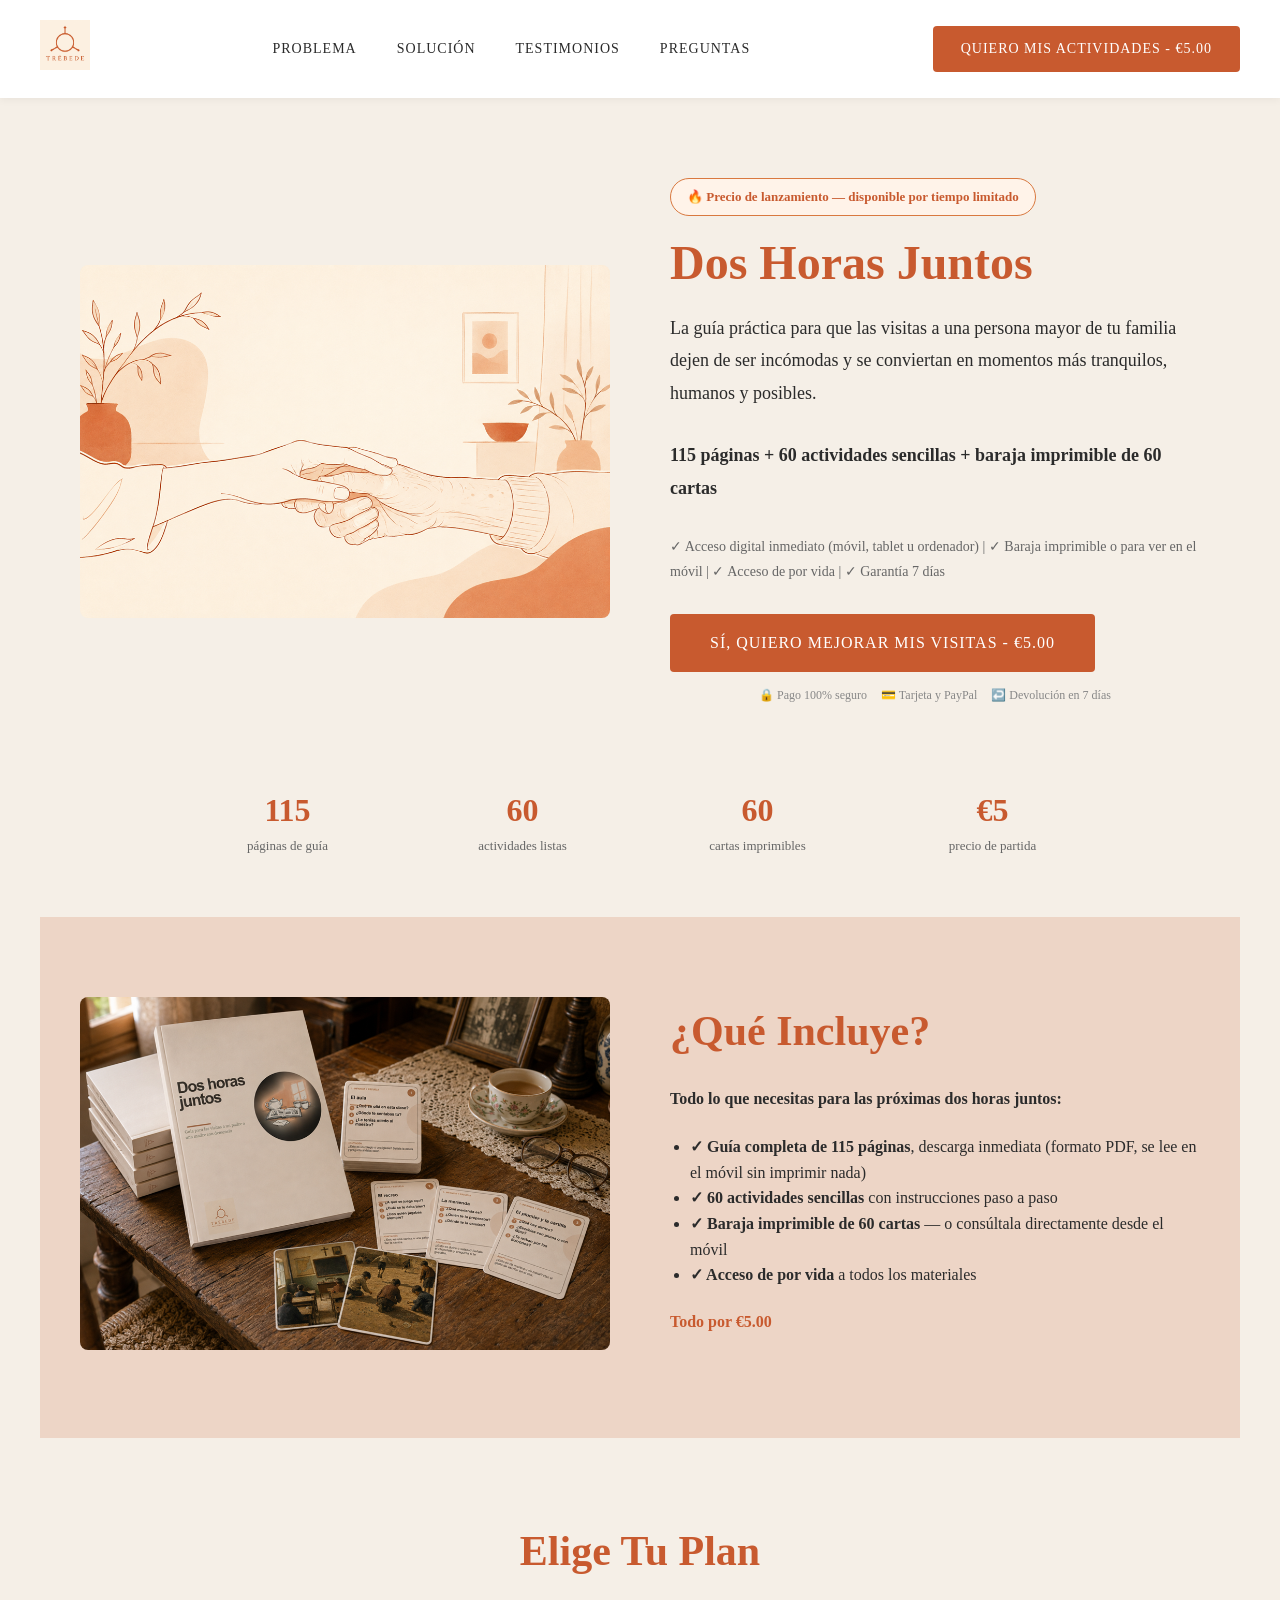
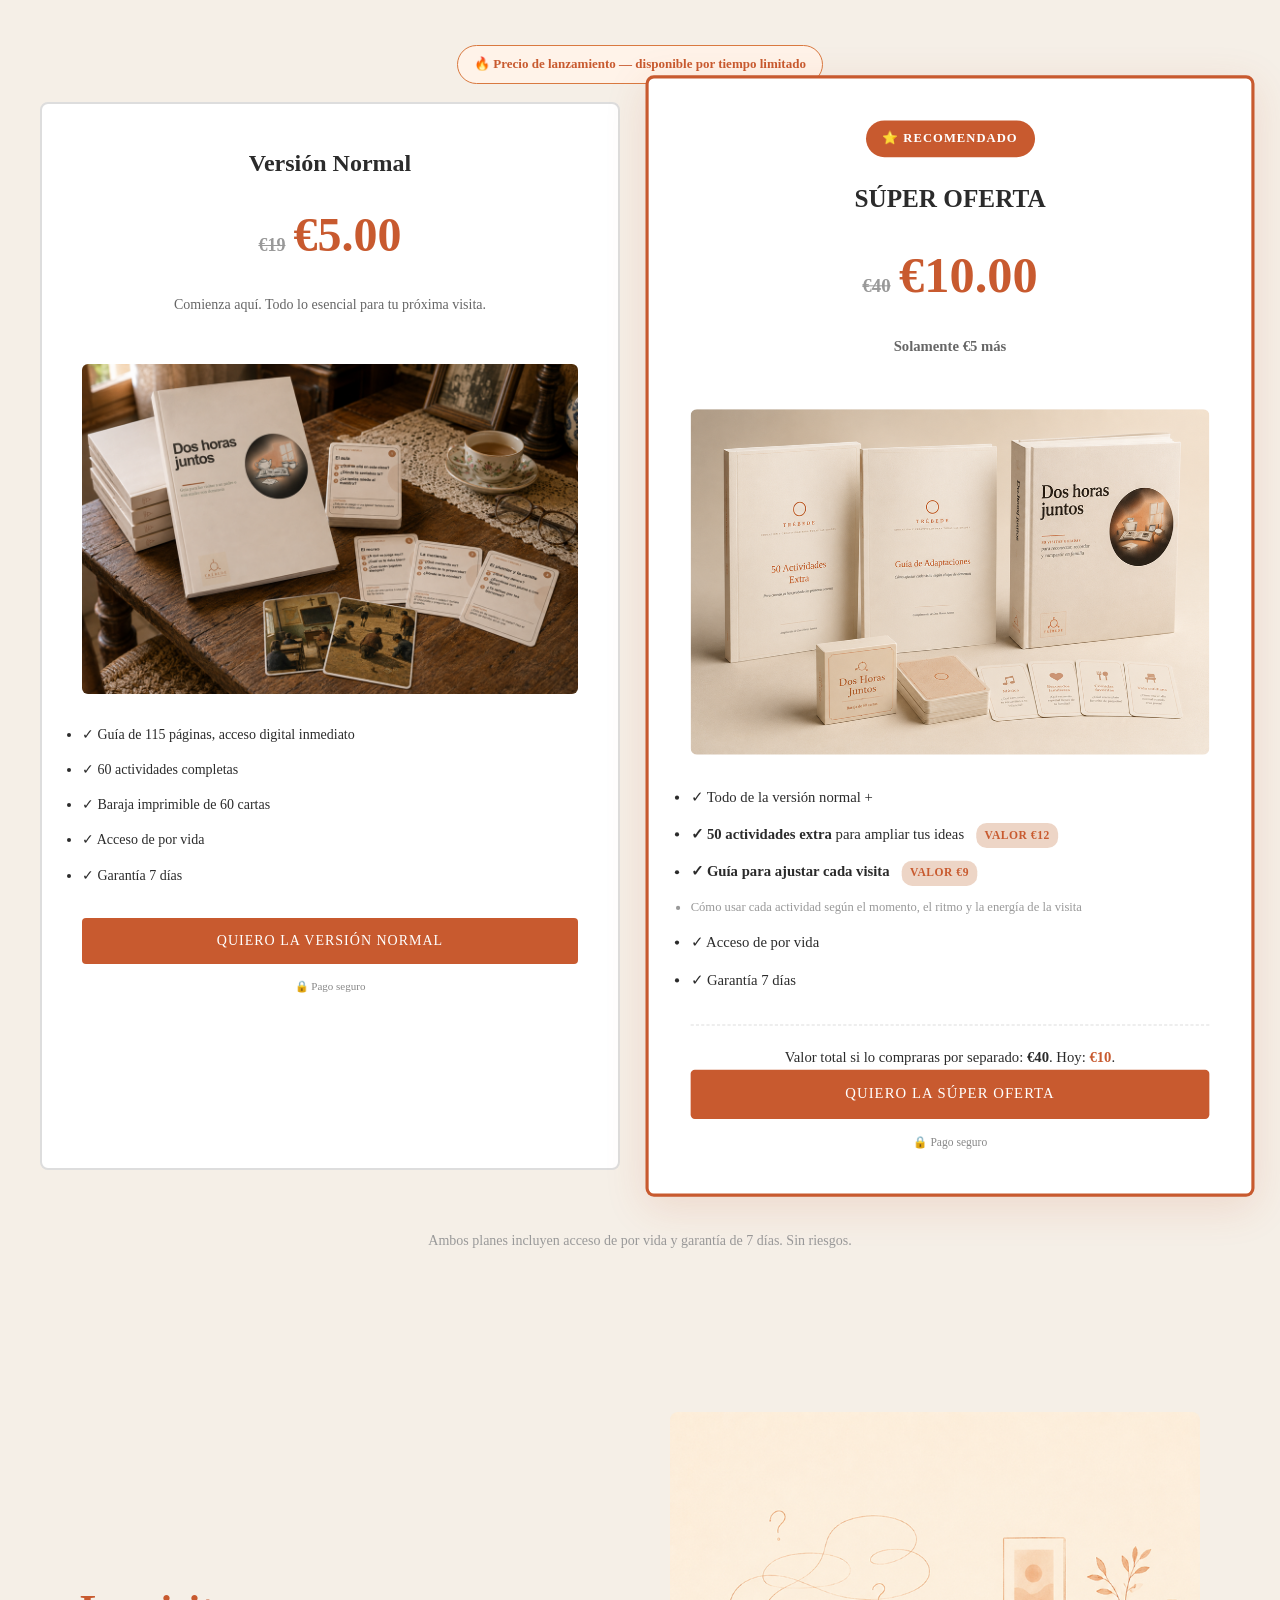
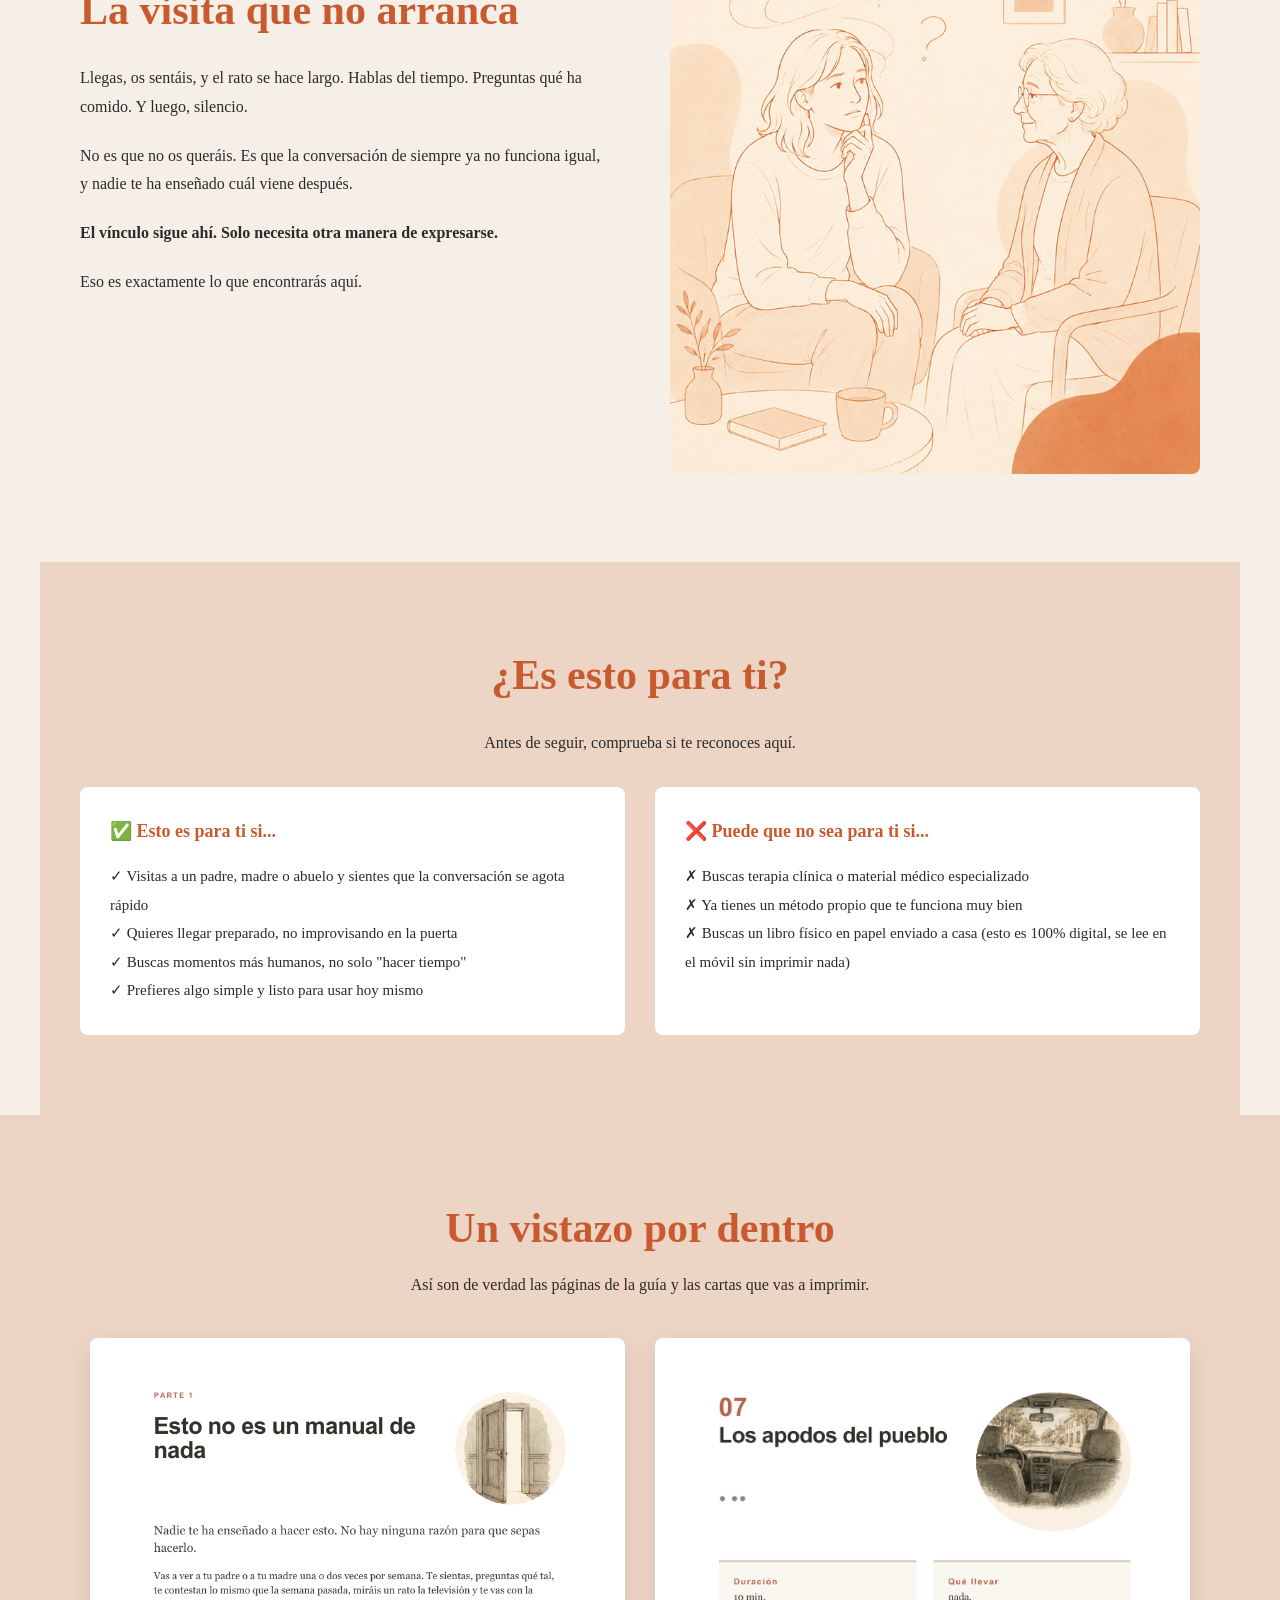
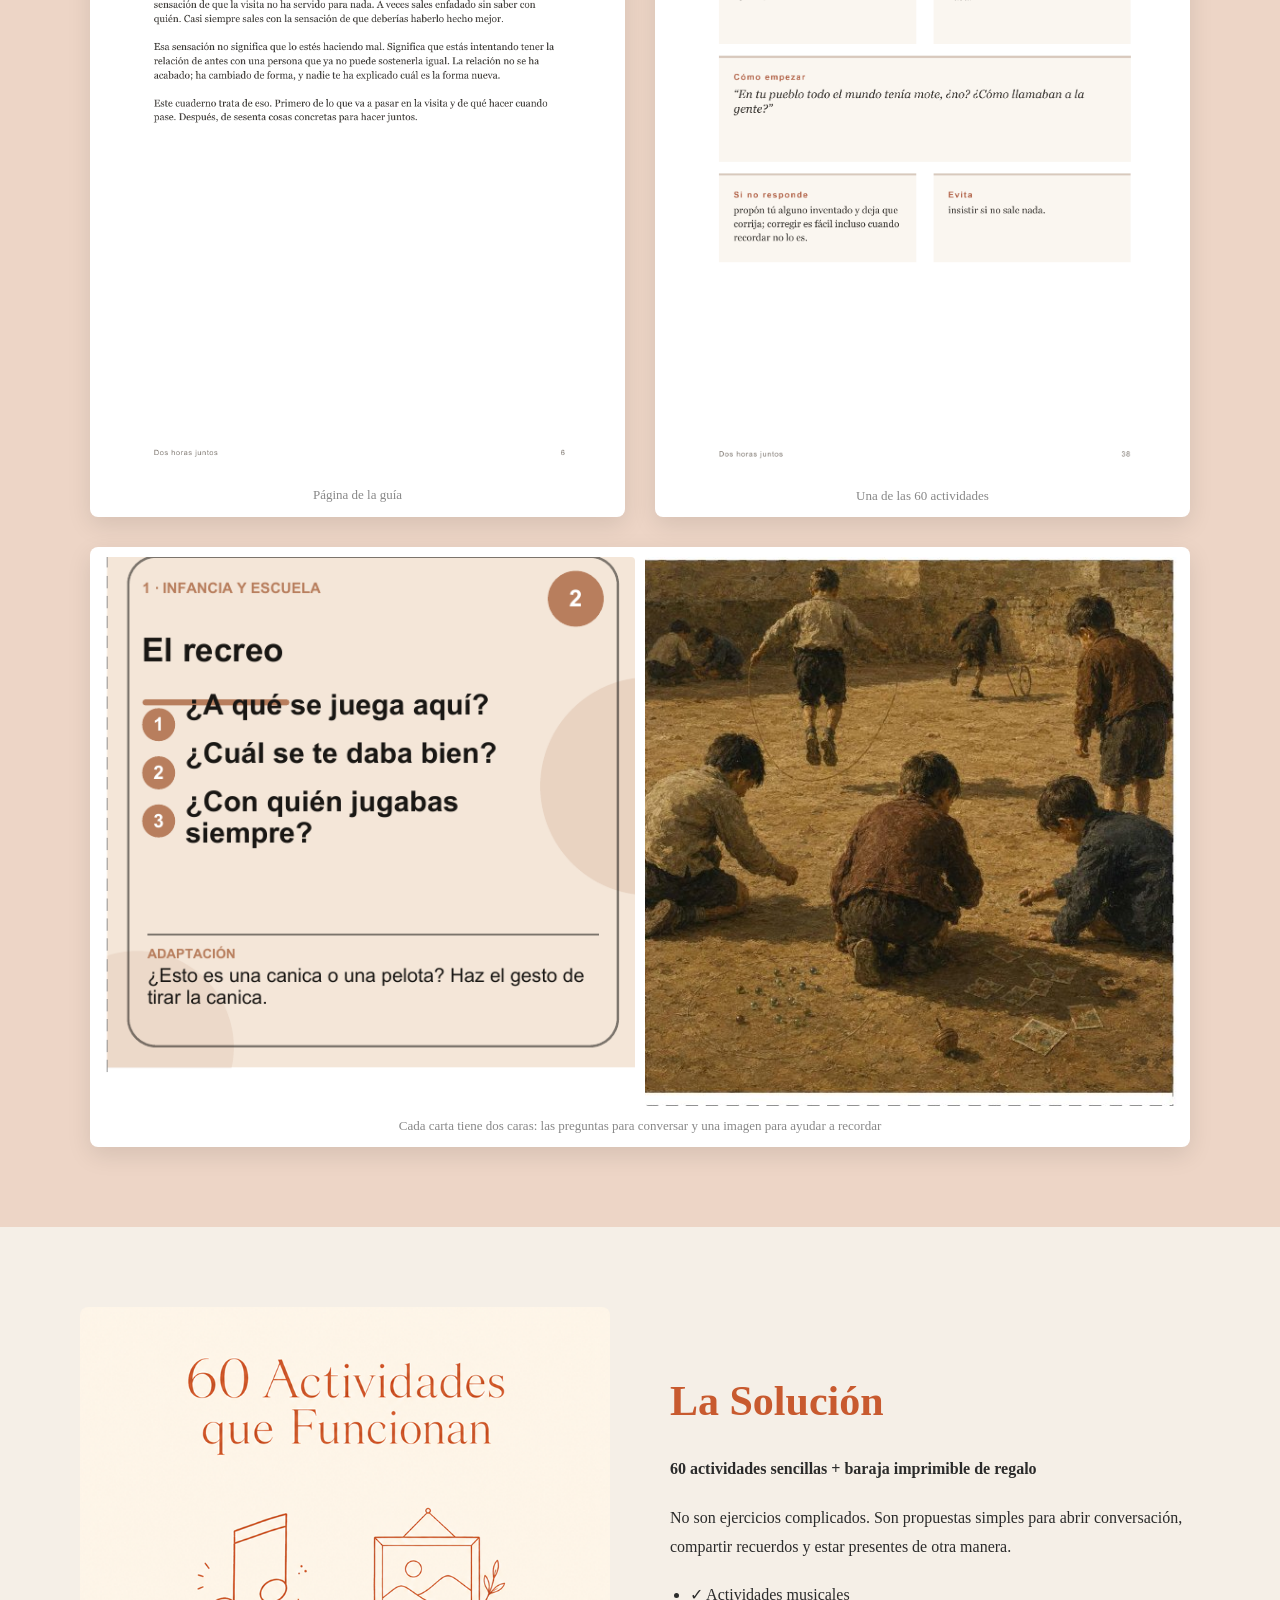
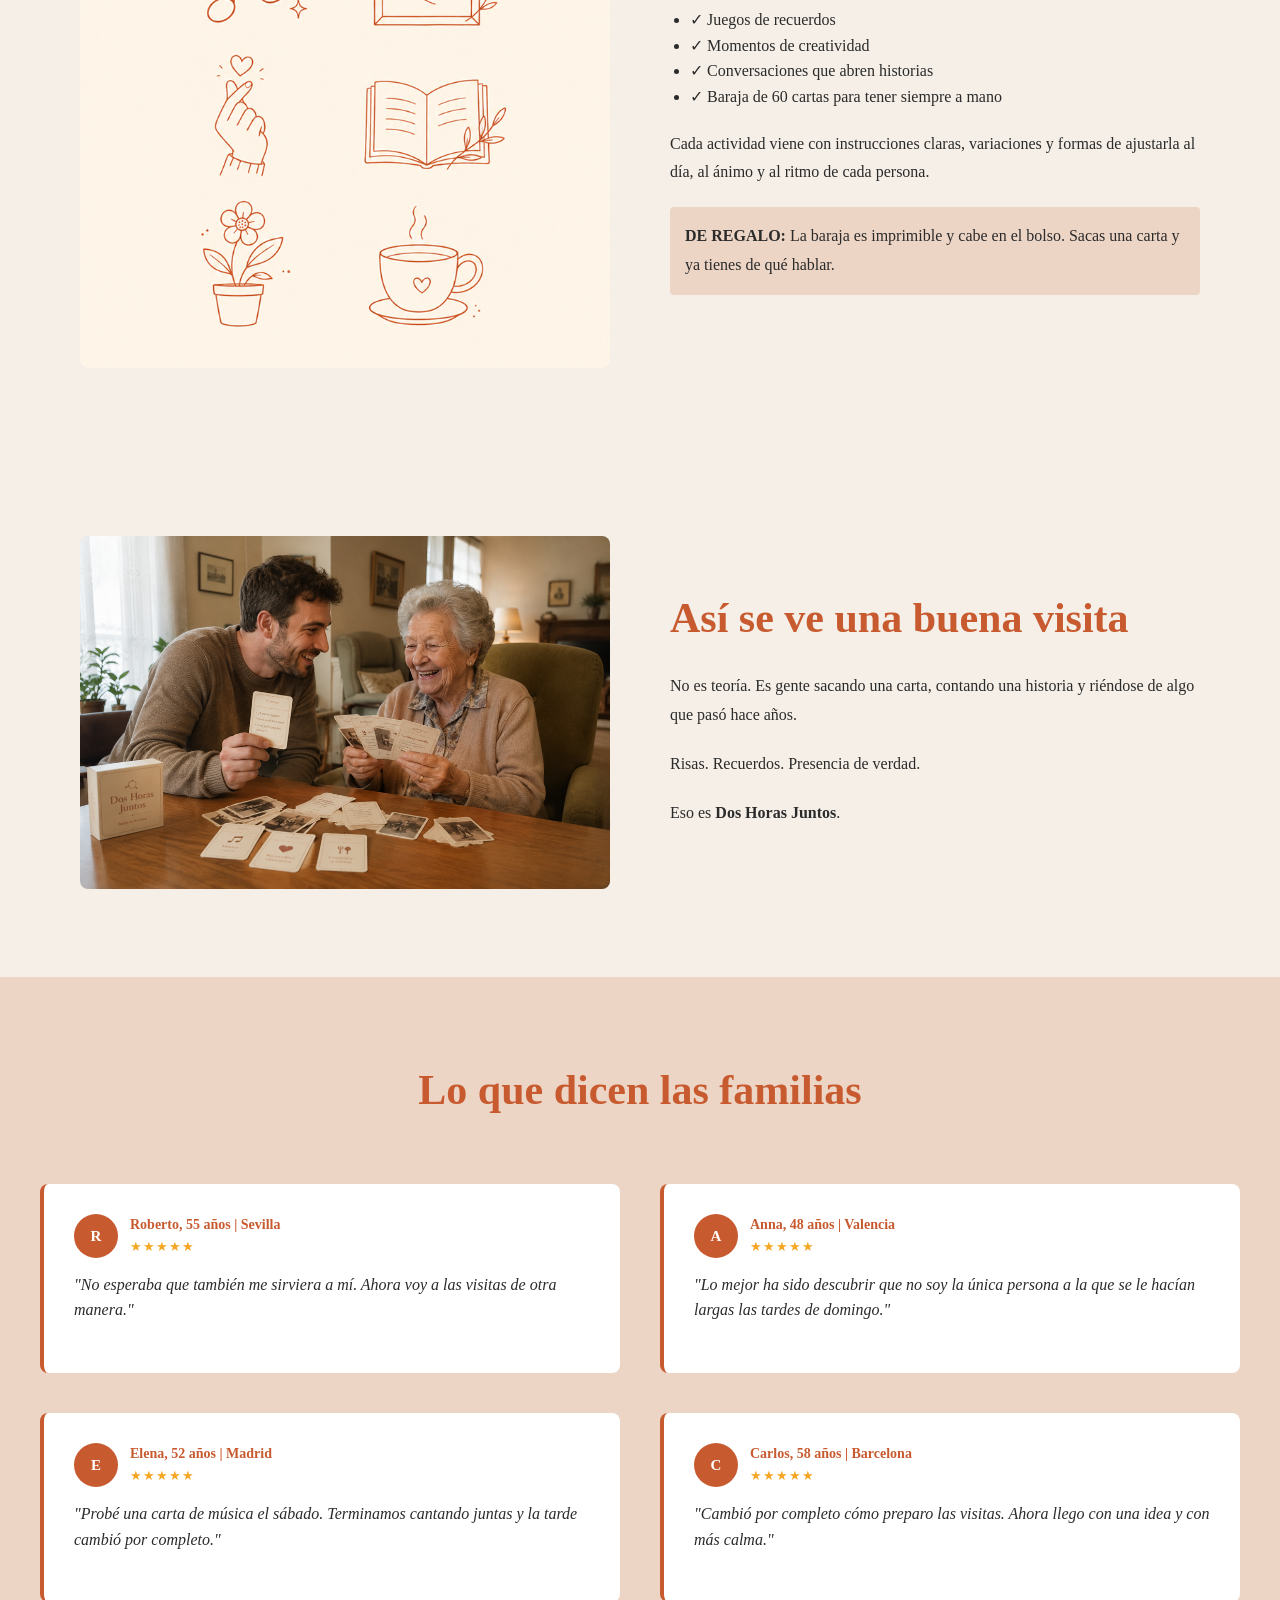
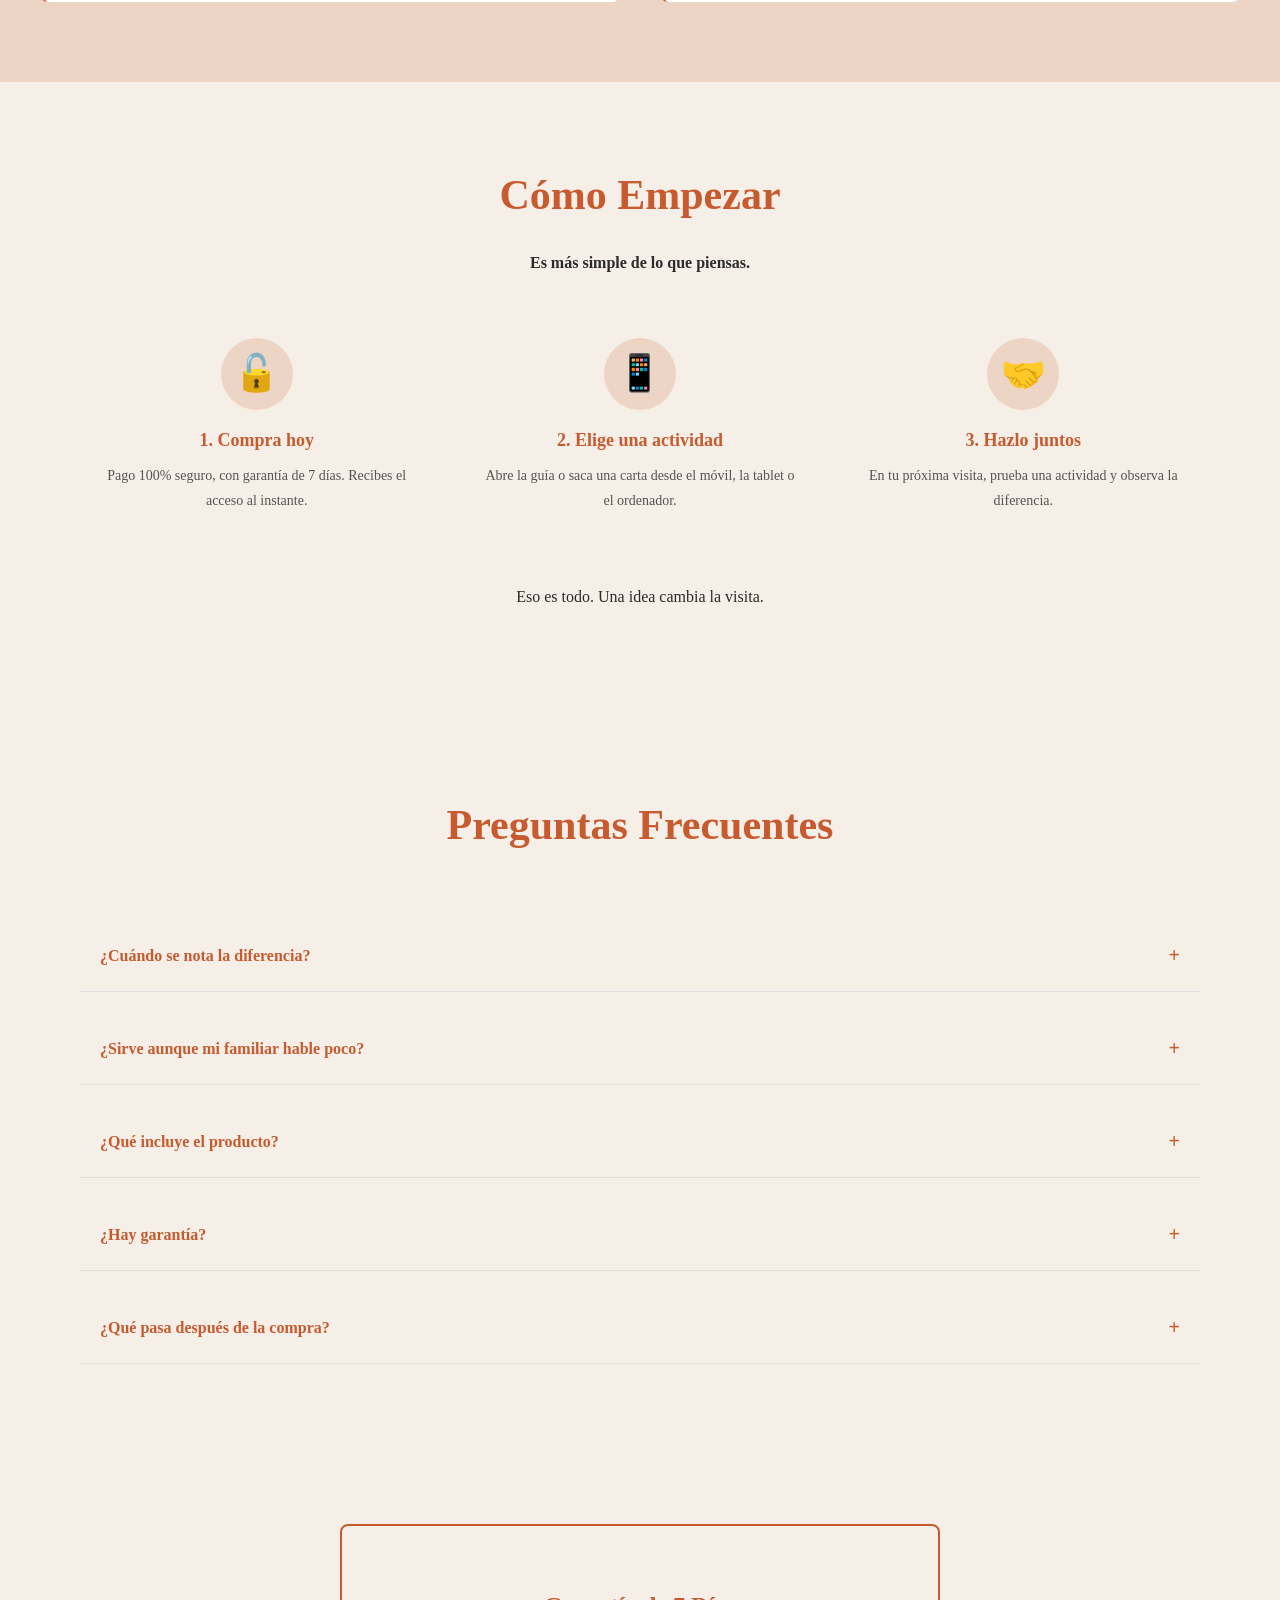
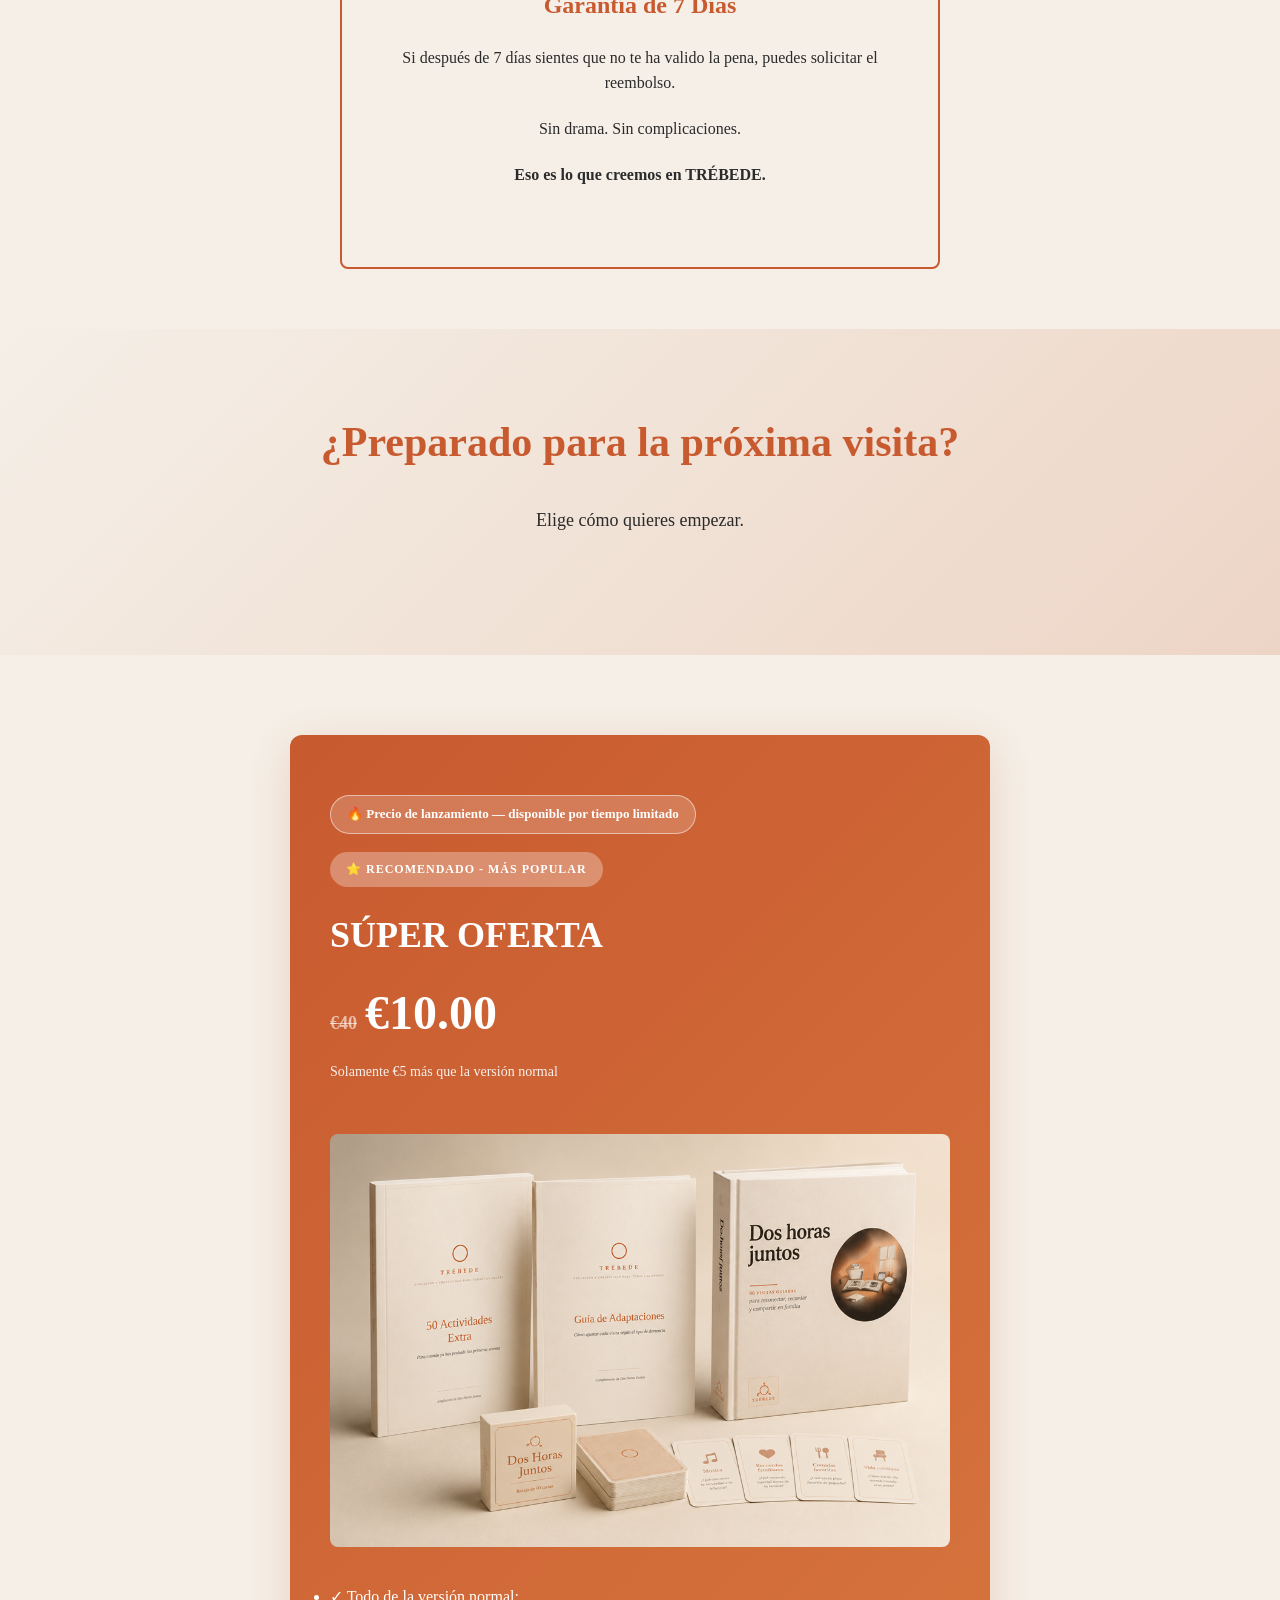
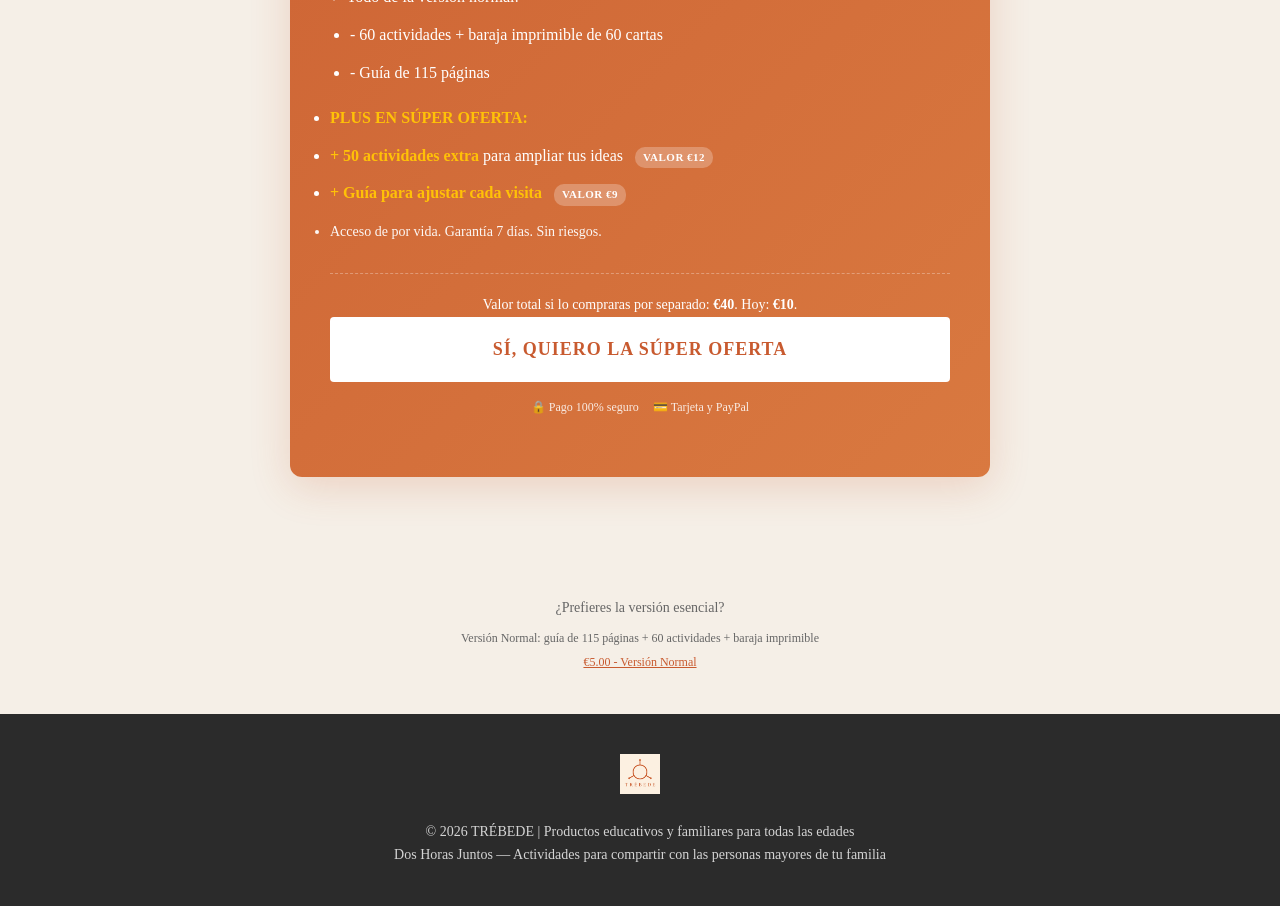
<file: index.html>
<!DOCTYPE html>
<html lang="es">
<head>
    <meta charset="UTF-8">
    <meta name="viewport" content="width=device-width, initial-scale=1.0">
    <title>Dos Horas Juntos - Actividades para visitas familiares | TRÉBEDE</title>
    <meta name="description" content="Guía práctica y baraja imprimible con 60 actividades sencillas para disfrutar las visitas a una persona mayor de la familia.">

    <!-- Meta Pixel Code -->
    <script>
    !function(f,b,e,v,n,t,s)
    {if(f.fbq)return;n=f.fbq=function(){n.callMethod?
    n.callMethod.apply(n,arguments):n.queue.push(arguments)};
    if(!f._fbq)f._fbq=n;n.push=n;n.loaded=!0;n.version='2.0';
    n.queue=[];t=b.createElement(e);t.async=!0;
    t.src=v;s=b.getElementsByTagName(e)[0];
    s.parentNode.insertBefore(t,s)}(window, document,'script',
    'https://connect.facebook.net/en_US/fbevents.js');
    fbq('init', '1163616553512331');
    fbq('track', 'PageView');
    </script>
    <noscript>
        <img height="1" width="1" style="display:none"
        src="https://www.facebook.com/tr?id=1163616553512331&ev=PageView&noscript=1"/>
    </noscript>
    <!-- End Meta Pixel Code -->

    <style>
        * { margin:0; padding:0; box-sizing:border-box; }
        :root { --primary:#C85A2F; --secondary:#D97940; --accent:#EDD5C6; --light:#F5EFE7; --dark:#2B2B2B; }
        body { font-family:'Georgia',serif; color:var(--dark); background-color:var(--light); line-height:1.6; }
        header { position:sticky; top:0; background:white; padding:20px 40px; display:flex; justify-content:space-between; align-items:center; box-shadow:0 2px 8px rgba(0,0,0,.05); z-index:100; }
        .logo img { height:50px; width:auto; }
        nav { display:flex; gap:40px; }
        nav a { text-decoration:none; color:var(--dark); font-size:14px; text-transform:uppercase; letter-spacing:1px; }
        nav a:hover { color:var(--primary); }
        .btn-cta { background-color:var(--primary); color:white; padding:12px 28px; text-decoration:none; border-radius:4px; font-size:14px; text-transform:uppercase; letter-spacing:1px; transition:background .3s; border:none; cursor:pointer; display:inline-block; }
        .btn-cta:hover { background-color:var(--secondary); }
        .hero { display:grid; grid-template-columns:1fr 1fr; gap:60px; align-items:center; padding:80px 40px; max-width:1200px; margin:0 auto; }
        .hero-image { width:100%; border-radius:8px; overflow:hidden; }
        .hero-image img { width:100%; height:auto; display:block; }
        .hero-content h1 { font-size:48px; line-height:1.2; margin-bottom:20px; color:var(--primary); }
        .hero-content p { font-size:18px; margin-bottom:30px; color:var(--dark); line-height:1.8; }
        .hero-content .btn-cta { font-size:16px; padding:16px 40px; }
        .section { padding:80px 40px; max-width:1200px; margin:0 auto; }
        .section-grid { display:grid; grid-template-columns:1fr 1fr; gap:60px; align-items:center; }
        .section-grid.reverse { direction:rtl; }
        .section-grid.reverse>* { direction:ltr; }
        .section h2 { font-size:42px; margin-bottom:20px; color:var(--primary); }
        .section p { font-size:16px; margin-bottom:20px; line-height:1.8; }
        .section-image img { width:100%; height:auto; border-radius:8px; }
        .testimonios { background-color:var(--accent); padding:80px 40px; }
        .testimonios-container { max-width:1200px; margin:0 auto; }
        .testimonios h2 { font-size:42px; margin-bottom:60px; color:var(--primary); text-align:center; }
        .testimonios-grid { display:grid; grid-template-columns:1fr 1fr; gap:40px; }
        .testimonio { background:white; padding:30px; border-radius:8px; border-left:4px solid var(--primary); display:flex; flex-direction:column; }
        .testimonio-quote { font-size:16px; font-style:italic; margin-bottom:20px; color:var(--dark); }
        .testimonio-author { font-weight:bold; color:var(--primary); font-size:14px; }
        .testimonio-header { display:flex; align-items:center; gap:12px; margin-bottom:14px; }
        .testimonio-avatar { width:44px; height:44px; border-radius:50%; background:var(--primary); color:white; display:flex; align-items:center; justify-content:center; font-weight:bold; font-size:15px; flex-shrink:0; }
        .testimonio-stars { color:#F5A623; font-size:13px; letter-spacing:1px; }
        .faq { padding:80px 40px; max-width:1200px; margin:0 auto; }
        .faq h2 { font-size:42px; margin-bottom:60px; color:var(--primary); text-align:center; }
        .faq-item { margin-bottom:20px; border-bottom:1px solid #ddd; }
        .faq-question { cursor:pointer; padding:20px; font-weight:bold; color:var(--primary); display:flex; justify-content:space-between; align-items:center; }
        .faq-answer { padding:20px; display:none; background-color:var(--light); }
        .faq-answer.active { display:block; }
        .faq-toggle { font-size:20px; }
        .guarantee { background-color:var(--light); padding:60px 40px; text-align:center; border:2px solid var(--primary); border-radius:8px; margin:60px auto; max-width:600px; }
        .guarantee h3 { font-size:24px; color:var(--primary); margin-bottom:20px; }
        .guarantee p { font-size:16px; margin-bottom:20px; }
        .cta-section { text-align:center; padding:80px 40px; background:linear-gradient(135deg,var(--light) 0%,var(--accent) 100%); }
        .cta-section h2 { font-size:42px; margin-bottom:30px; color:var(--primary); }
        .cta-section p { font-size:18px; margin-bottom:40px; max-width:600px; margin-left:auto; margin-right:auto; }
        .super-oferta { background:linear-gradient(135deg,var(--primary) 0%,var(--secondary) 100%); color:white; padding:60px 40px; border-radius:12px; max-width:700px; margin:80px auto; box-shadow:0 10px 40px rgba(200,90,47,.2); }
        .super-oferta-badge { display:inline-block; background:rgba(255,255,255,.3); padding:8px 16px; border-radius:20px; font-size:12px; text-transform:uppercase; letter-spacing:1px; margin-bottom:20px; font-weight:bold; }
        .super-oferta h2 { font-size:36px; margin-bottom:10px; color:white; }
        .super-oferta-price { font-size:48px; font-weight:bold; margin-bottom:10px; color:white; }
        .super-oferta-comparison { font-size:14px; opacity:.9; margin-bottom:30px; }
        .super-oferta-benefits { text-align:left; margin-bottom:30px; }
        .super-oferta-benefits li { margin-bottom:12px; font-size:16px; line-height:1.6; }
        .super-oferta-benefits strong { color:#FFC107; }
        .super-oferta .btn-cta { background-color:white; color:var(--primary); font-size:18px; padding:18px 50px; width:100%; text-align:center; border:none; font-weight:bold; }
        .super-oferta .btn-cta:hover { background-color:#f5f5f5; }
        .pricing-section { padding:80px 40px; background-color:var(--light); }
        .pricing-container { max-width:1200px; margin:0 auto; }
        .pricing-container h2 { font-size:42px; text-align:center; margin-bottom:60px; color:var(--primary); }
        .pricing-grid { display:grid; grid-template-columns:1fr 1fr; gap:40px; margin-bottom:60px; }
        .pricing-card { background:white; padding:40px; border-radius:8px; border:2px solid #ddd; text-align:center; transition:all .3s; }
        .pricing-card.featured { border:3px solid var(--primary); transform:scale(1.05); box-shadow:0 10px 40px rgba(200,90,47,.15); }
        .pricing-card.featured .badge { display:inline-block; background-color:var(--primary); color:white; padding:8px 16px; border-radius:20px; font-size:12px; text-transform:uppercase; letter-spacing:1px; margin-bottom:20px; font-weight:bold; }
        .pricing-card h3 { font-size:24px; margin-bottom:15px; color:var(--dark); }
        .pricing-price { font-size:48px; font-weight:bold; color:var(--primary); margin-bottom:20px; }
        .pricing-card p { font-size:14px; color:#666; margin-bottom:30px; min-height:40px; }
        .pricing-benefits { text-align:left; margin-bottom:30px; font-size:14px; line-height:1.8; }
        .pricing-benefits li { margin-bottom:10px; }
        .pricing-card .btn-cta { width:100%; text-align:center; }
        .trust-badges { display:flex; justify-content:center; align-items:center; gap:14px; flex-wrap:wrap; margin-top:14px; font-size:12px; color:#888; }
        .trust-badges span { display:inline-flex; align-items:center; gap:4px; }
        .urgency-badge { display:inline-flex; align-items:center; gap:8px; background-color:#FFF3E9; border:1px solid var(--secondary); color:var(--primary); padding:8px 16px; border-radius:20px; font-size:13px; font-weight:bold; margin-bottom:18px; }
        .super-oferta .urgency-badge { background:rgba(255,255,255,.18); border-color:rgba(255,255,255,.5); color:white; }
        .quien-es { background-color:var(--accent); }
        .quien-cols { display:grid; grid-template-columns:1fr 1fr; gap:30px; margin-top:30px; }
        .quien-col { background:white; border-radius:8px; padding:30px; }
        .quien-col h3 { font-size:18px; margin-bottom:16px; color:var(--primary); }
        .quien-col ul { list-style:none; font-size:15px; line-height:1.9; }
        footer { background:var(--dark); color:white; padding:40px; text-align:center; }
        .footer-logo img { height:40px; width:auto; margin-bottom:20px; }
        footer p { font-size:14px; opacity:.8; }
        .modal-overlay { display:none; position:fixed; inset:0; background:rgba(43,43,43,.65); z-index:1000; align-items:center; justify-content:center; padding:20px; }
        .modal-overlay.active { display:flex; }
        .modal-box { background:white; border-radius:12px; max-width:560px; width:100%; padding:40px; position:relative; box-shadow:0 20px 60px rgba(0,0,0,.3); }
        .modal-close { position:absolute; top:16px; right:16px; background:none; border:none; font-size:26px; cursor:pointer; color:var(--dark); line-height:1; }
        .modal-box h3 { font-size:24px; color:var(--primary); margin-bottom:16px; padding-right:20px; }
        .modal-box>p { font-size:15px; margin-bottom:24px; line-height:1.7; }
        .modal-compare { display:grid; grid-template-columns:1fr 1fr; gap:16px; margin-bottom:24px; }
        .modal-compare-col { border:2px solid #ddd; border-radius:8px; padding:20px 16px; text-align:center; }
        .modal-compare-col.featured { border-color:var(--primary); background-color:var(--accent); }
        .modal-badge { display:inline-block; background-color:var(--primary); color:white; padding:4px 10px; border-radius:12px; font-size:11px; text-transform:uppercase; letter-spacing:.5px; margin-bottom:10px; font-weight:bold; }
        .modal-compare-col h4 { font-size:15px; margin-bottom:8px; color:var(--dark); }
        .modal-price { font-size:28px; font-weight:bold; color:var(--primary); margin-bottom:12px; }
        .modal-compare-col ul { list-style:none; text-align:left; font-size:13px; line-height:1.7; }
        .modal-actions { display:flex; flex-direction:column; gap:12px; }
        .modal-btn-upgrade { text-align:center; }
        .modal-btn-continue { text-align:center; color:#888; text-decoration:underline; font-size:14px; padding:8px; background:none; }
        .price-strike { font-size:18px; color:#999; text-decoration:line-through; margin-right:8px; }
        .super-oferta .price-strike { color:rgba(255,255,255,.6); }
        .bonus-value { display:inline-block; background:var(--accent); color:var(--primary); font-size:11px; font-weight:bold; padding:2px 8px; border-radius:10px; margin-left:8px; text-transform:uppercase; letter-spacing:.5px; }
        .super-oferta .bonus-value { background:rgba(255,255,255,.25); color:white; }
        .value-total { text-align:center; font-size:14px; margin-top:20px; padding-top:20px; border-top:1px dashed #ddd; }
        .super-oferta .value-total { border-top:1px dashed rgba(255,255,255,.3); }
        .stat-bar { display:grid; grid-template-columns:repeat(4,1fr); gap:20px; max-width:1000px; margin:0 auto 60px; padding:0 40px; text-align:center; }
        .stat-bar .stat-number { font-size:32px; font-weight:bold; color:var(--primary); }
        .stat-bar .stat-label { font-size:13px; color:#666; }
        .preview-section { background-color:var(--accent); padding:80px 40px; }
        .preview-container { max-width:1100px; margin:0 auto; text-align:center; }
        .preview-container h2 { font-size:42px; color:var(--primary); margin-bottom:10px; }
        .preview-grid { display:grid; grid-template-columns:repeat(2,1fr); gap:30px; margin-top:40px; }
        .preview-card,.preview-card-pair { background:white; border-radius:8px; padding:10px; box-shadow:0 8px 24px rgba(0,0,0,.1); }
        .preview-card img,.preview-card-pair img { width:100%; height:auto; border-radius:4px; display:block; }
        .preview-card span,.preview-card-pair span { display:block; font-size:13px; color:#888; margin-top:10px; }
        .preview-card-pair { margin-top:30px; }
        .preview-card-pair-images { display:grid; grid-template-columns:1fr 1fr; gap:10px; }
        .steps-grid { display:grid; grid-template-columns:repeat(3,1fr); gap:30px; margin-top:40px; }
        .step-card { text-align:center; padding:20px; }
        .step-icon { font-size:36px; width:72px; height:72px; border-radius:50%; background:var(--accent); display:flex; align-items:center; justify-content:center; margin:0 auto 16px; }
        .step-card h3 { font-size:18px; color:var(--primary); margin-bottom:8px; }
        .step-card p { font-size:14px; color:#555; }
        @media(max-width:768px){ header{flex-direction:column;gap:20px;padding:20px} nav{display:none}.hero,.section-grid{grid-template-columns:1fr;gap:40px;padding:40px 20px}.hero-content h1{font-size:32px}.section h2{font-size:28px}.testimonios-grid,.pricing-grid,.quien-cols,.steps-grid{grid-template-columns:1fr}.pricing-card.featured{transform:scale(1)}.stat-bar{grid-template-columns:1fr 1fr}.preview-grid{grid-template-columns:1fr} }
        @media(max-width:600px){.preview-card-pair-images{grid-template-columns:1fr}}
        @media(max-width:480px){.modal-compare{grid-template-columns:1fr}}
    </style>
</head>
<body>
<header><div class="logo"><img src="src/logos/trebede_logo.png" alt="TRÉBEDE"></div><nav><a href="#problema">Problema</a><a href="#solucion">Solución</a><a href="#testimonios">Testimonios</a><a href="#faq">Preguntas</a></nav><a href="#planes" class="btn-cta">Quiero mis actividades - €5.00</a></header>
<section class="hero"><div class="hero-image"><img src="src/images/hero_image_1200x800.png" alt="Manos de dos generaciones"></div><div class="hero-content"><div class="urgency-badge">🔥 Precio de lanzamiento — disponible por tiempo limitado</div><h1>Dos Horas Juntos</h1><p>La guía práctica para que las visitas a una persona mayor de tu familia dejen de ser incómodas y se conviertan en momentos más tranquilos, humanos y posibles.</p><p><strong>115 páginas + 60 actividades sencillas + baraja imprimible de 60 cartas</strong></p><p style="font-size:14px;color:#666;margin-top:20px;">✓ Acceso digital inmediato (móvil, tablet u ordenador) | ✓ Baraja imprimible o para ver en el móvil | ✓ Acceso de por vida | ✓ Garantía 7 días</p><a href="#planes" class="btn-cta">Sí, quiero mejorar mis visitas - €5.00</a><div class="trust-badges"><span>🔒 Pago 100% seguro</span><span>💳 Tarjeta y PayPal</span><span>↩️ Devolución en 7 días</span></div></div></section>
<div class="stat-bar"><div><div class="stat-number">115</div><div class="stat-label">páginas de guía</div></div><div><div class="stat-number">60</div><div class="stat-label">actividades listas</div></div><div><div class="stat-number">60</div><div class="stat-label">cartas imprimibles</div></div><div><div class="stat-number">€5</div><div class="stat-label">precio de partida</div></div></div>
<section class="section" style="background-color:var(--accent);"><div class="section-grid"><div class="section-image"><img src="src/images/bonus_productos_1200x800.png" alt="Guía y baraja sobre una mesa"></div><div><h2>¿Qué Incluye?</h2><p><strong>Todo lo que necesitas para las próximas dos horas juntos:</strong></p><ul style="margin-left:20px;margin-bottom:20px;"><li><strong>✓ Guía completa de 115 páginas</strong>, descarga inmediata (formato PDF, se lee en el móvil sin imprimir nada)</li><li><strong>✓ 60 actividades sencillas</strong> con instrucciones paso a paso</li><li><strong>✓ Baraja imprimible de 60 cartas</strong> — o consúltala directamente desde el móvil</li><li><strong>✓ Acceso de por vida</strong> a todos los materiales</li></ul><p><strong style="color:var(--primary);">Todo por €5.00</strong></p></div></div></section>
<section class="pricing-section" id="planes"><div class="pricing-container"><h2>Elige Tu Plan</h2><div style="text-align:center;"><span class="urgency-badge">🔥 Precio de lanzamiento — disponible por tiempo limitado</span></div><div class="pricing-grid"><div class="pricing-card"><h3>Versión Normal</h3><div class="pricing-price"><span class="price-strike">€19</span>€5.00</div><p>Comienza aquí. Todo lo esencial para tu próxima visita.</p><img src="src/images/bonus_productos_1200x800.png" alt="Guía y baraja de 60 cartas" style="width:100%;height:auto;border-radius:6px;margin-bottom:20px;"><ul class="pricing-benefits"><li>✓ Guía de 115 páginas, acceso digital inmediato</li><li>✓ 60 actividades completas</li><li>✓ Baraja imprimible de 60 cartas</li><li>✓ Acceso de por vida</li><li>✓ Garantía 7 días</li></ul><a href="https://pay.hotmart.com/X107062724X?checkoutMode=10" class="btn-cta">Quiero la Versión Normal</a><div class="trust-badges" style="font-size:11px;"><span>🔒 Pago seguro</span></div></div><div class="pricing-card featured"><div class="badge">⭐ Recomendado</div><h3>SÚPER OFERTA</h3><div class="pricing-price"><span class="price-strike">€40</span>€10.00</div><p><strong>Solamente €5 más</strong></p><img src="src/images/bonus_aprendiendo_1200x800.png" alt="Los materiales del pack completo" style="width:100%;height:auto;border-radius:6px;margin-bottom:20px;"><ul class="pricing-benefits"><li>✓ Todo de la versión normal +</li><li style="margin-top:10px;"><strong>✓ 50 actividades extra</strong> para ampliar tus ideas <span class="bonus-value">valor €12</span></li><li><strong>✓ Guía para ajustar cada visita</strong> <span class="bonus-value">valor €9</span></li><li style="font-size:12px;color:#999;margin-top:10px;">Cómo usar cada actividad según el momento, el ritmo y la energía de la visita</li><li style="margin-top:10px;">✓ Acceso de por vida</li><li>✓ Garantía 7 días</li></ul><div class="value-total">Valor total si lo compraras por separado: <strong>€40</strong>. Hoy: <strong style="color:var(--primary);">€10</strong>.</div><a href="https://pay.hotmart.com/H107065585V?checkoutMode=10" class="btn-cta">Quiero la Súper Oferta</a><div class="trust-badges" style="font-size:11px;"><span>🔒 Pago seguro</span></div></div></div><div style="text-align:center;color:#999;font-size:14px;">Ambos planes incluyen acceso de por vida y garantía de 7 días. Sin riesgos.</div></div></section>
<section class="section" id="problema"><div class="section-grid"><div><h2>La visita que no arranca</h2><p>Llegas, os sentáis, y el rato se hace largo. Hablas del tiempo. Preguntas qué ha comido. Y luego, silencio.</p><p>No es que no os queráis. Es que la conversación de siempre ya no funciona igual, y nadie te ha enseñado cuál viene después.</p><p><strong>El vínculo sigue ahí. Solo necesita otra manera de expresarse.</strong></p><p>Eso es exactamente lo que encontrarás aquí.</p></div><div class="section-image"><img src="src/images/card1_problema_1080x1350.png" alt="Dos personas sentadas en un salón"></div></div></section>
<section class="section quien-es"><h2 style="text-align:center;">¿Es esto para ti?</h2><p style="text-align:center;max-width:600px;margin:0 auto;">Antes de seguir, comprueba si te reconoces aquí.</p><div class="quien-cols"><div class="quien-col"><h3>✅ Esto es para ti si...</h3><ul><li>✓ Visitas a un padre, madre o abuelo y sientes que la conversación se agota rápido</li><li>✓ Quieres llegar preparado, no improvisando en la puerta</li><li>✓ Buscas momentos más humanos, no solo "hacer tiempo"</li><li>✓ Prefieres algo simple y listo para usar hoy mismo</li></ul></div><div class="quien-col"><h3>❌ Puede que no sea para ti si...</h3><ul><li>✗ Buscas terapia clínica o material médico especializado</li><li>✗ Ya tienes un método propio que te funciona muy bien</li><li>✗ Buscas un libro físico en papel enviado a casa (esto es 100% digital, se lee en el móvil sin imprimir nada)</li></ul></div></div></section>
<section class="preview-section"><div class="preview-container"><h2>Un vistazo por dentro</h2><p>Así son de verdad las páginas de la guía y las cartas que vas a imprimir.</p><div class="preview-grid"><div class="preview-card"><img src="src/images/preview/guia_pagina-006.png" alt="Página de la guía: Esto no es un manual de nada"><span>Página de la guía</span></div><div class="preview-card"><img src="src/images/preview/actividad_estilizada.png" alt="Ficha de actividad: Los apodos del pueblo, con duración, cómo empezar y qué evitar"><span>Una de las 60 actividades</span></div></div><div class="preview-card-pair"><div class="preview-card-pair-images"><img src="src/images/preview/carta_pregunta.png" alt="Cara de preguntas de la carta: El recreo"><img src="src/images/preview/carta_imagen.jpg" alt="Cara ilustrada de la carta: niños jugando en el recreo"></div><span>Cada carta tiene dos caras: las preguntas para conversar y una imagen para ayudar a recordar</span></div></div></section>
<section class="section" id="solucion"><div class="section-grid reverse"><div><h2>La Solución</h2><p><strong>60 actividades sencillas + baraja imprimible de regalo</strong></p><p>No son ejercicios complicados. Son propuestas simples para abrir conversación, compartir recuerdos y estar presentes de otra manera.</p><ul style="margin-left:20px;margin-bottom:20px;"><li>✓ Actividades musicales</li><li>✓ Juegos de recuerdos</li><li>✓ Momentos de creatividad</li><li>✓ Conversaciones que abren historias</li><li>✓ Baraja de 60 cartas para tener siempre a mano</li></ul><p>Cada actividad viene con instrucciones claras, variaciones y formas de ajustarla al día, al ánimo y al ritmo de cada persona.</p><p style="margin-top:20px;padding:15px;background-color:var(--accent);border-radius:4px;"><strong>DE REGALO:</strong> La baraja es imprimible y cabe en el bolso. Sacas una carta y ya tienes de qué hablar.</p></div><div class="section-image"><img src="src/images/card2_solucion_1080x1350.png" alt="Ideas para visitas familiares"></div></div></section>
<section class="section"><div class="section-grid reverse"><div><h2>Así se ve una buena visita</h2><p>No es teoría. Es gente sacando una carta, contando una historia y riéndose de algo que pasó hace años.</p><p>Risas. Recuerdos. Presencia de verdad.</p><p>Eso es <strong>Dos Horas Juntos</strong>.</p></div><div class="section-image"><img src="src/images/bonus_conexion_1080x1350.png" alt="Dos personas compartiendo una actividad"></div></div></section>
<section class="testimonios" id="testimonios"><div class="testimonios-container"><h2>Lo que dicen las familias</h2><div class="testimonios-grid"><div class="testimonio"><div class="testimonio-header"><div class="testimonio-avatar">R</div><div><div class="testimonio-author">Roberto, 55 años | Sevilla</div><div class="testimonio-stars">★★★★★</div></div></div><div class="testimonio-quote">"No esperaba que también me sirviera a mí. Ahora voy a las visitas de otra manera."</div></div><div class="testimonio"><div class="testimonio-header"><div class="testimonio-avatar">A</div><div><div class="testimonio-author">Anna, 48 años | Valencia</div><div class="testimonio-stars">★★★★★</div></div></div><div class="testimonio-quote">"Lo mejor ha sido descubrir que no soy la única persona a la que se le hacían largas las tardes de domingo."</div></div><div class="testimonio"><div class="testimonio-header"><div class="testimonio-avatar">E</div><div><div class="testimonio-author">Elena, 52 años | Madrid</div><div class="testimonio-stars">★★★★★</div></div></div><div class="testimonio-quote">"Probé una carta de música el sábado. Terminamos cantando juntas y la tarde cambió por completo."</div></div><div class="testimonio"><div class="testimonio-header"><div class="testimonio-avatar">C</div><div><div class="testimonio-author">Carlos, 58 años | Barcelona</div><div class="testimonio-stars">★★★★★</div></div></div><div class="testimonio-quote">"Cambió por completo cómo preparo las visitas. Ahora llego con una idea y con más calma."</div></div></div></div></section>
<section class="section" style="background-color:var(--light);text-align:center;"><h2>Cómo Empezar</h2><p style="max-width:500px;margin:0 auto;"><strong>Es más simple de lo que piensas.</strong></p><div class="steps-grid"><div class="step-card"><div class="step-icon">🔓</div><h3>1. Compra hoy</h3><p>Pago 100% seguro, con garantía de 7 días. Recibes el acceso al instante.</p></div><div class="step-card"><div class="step-icon">📱</div><h3>2. Elige una actividad</h3><p>Abre la guía o saca una carta desde el móvil, la tablet o el ordenador.</p></div><div class="step-card"><div class="step-icon">🤝</div><h3>3. Hazlo juntos</h3><p>En tu próxima visita, prueba una actividad y observa la diferencia.</p></div></div><p style="margin-top:30px;">Eso es todo. Una idea cambia la visita.</p></section>
<section class="faq" id="faq"><h2>Preguntas Frecuentes</h2><div class="faq-item"><div class="faq-question">¿Cuándo se nota la diferencia?<span class="faq-toggle">+</span></div><div class="faq-answer">Muchas familias notan algo ya en la primera o segunda visita, sobre todo cuando dejan de improvisar y llegan con una idea preparada. No hace falta hacerlo perfecto. Basta con empezar con una carta, una canción o una pregunta sencilla.</div></div><div class="faq-item"><div class="faq-question">¿Sirve aunque mi familiar hable poco?<span class="faq-toggle">+</span></div><div class="faq-answer">Sí. Hay propuestas para conversaciones más activas y también para momentos tranquilos. Algunas actividades se pueden hacer con música, imágenes, gestos, objetos cotidianos o simplemente estando al lado.</div></div><div class="faq-item"><div class="faq-question">¿Qué incluye el producto?<span class="faq-toggle">+</span></div><div class="faq-answer">✓ Guía completa de 115 páginas en PDF<br>✓ 60 actividades con instrucciones paso a paso<br>✓ Baraja imprimible de 60 cartas<br>✓ Acceso de por vida a los materiales adquiridos</div></div><div class="faq-item"><div class="faq-question">¿Hay garantía?<span class="faq-toggle">+</span></div><div class="faq-answer">Sí. Tienes 7 días para probar el material. Si sientes que no era lo que esperabas, puedes solicitar el reembolso dentro de ese plazo, según las condiciones de la plataforma de pago.</div></div><div class="faq-item"><div class="faq-question">¿Qué pasa después de la compra?<span class="faq-toggle">+</span></div><div class="faq-answer">Recibes el acceso digital al material y puedes descargar la guía y la baraja para usar en tus próximas visitas. Puedes imprimir las cartas en casa o llevarlas en el móvil.</div></div></section>
<div class="guarantee"><h3>Garantía de 7 Días</h3><p>Si después de 7 días sientes que no te ha valido la pena, puedes solicitar el reembolso.</p><p>Sin drama. Sin complicaciones.</p><p><strong>Eso es lo que creemos en TRÉBEDE.</strong></p></div>
<section class="cta-section"><h2>¿Preparado para la próxima visita?</h2><p>Elige cómo quieres empezar.</p></section>
<div class="super-oferta"><div class="urgency-badge">🔥 Precio de lanzamiento — disponible por tiempo limitado</div><div class="super-oferta-badge">⭐ RECOMENDADO - MÁS POPULAR</div><h2>SÚPER OFERTA</h2><div class="super-oferta-price"><span class="price-strike">€40</span>€10.00</div><div class="super-oferta-comparison">Solamente €5 más que la versión normal</div><img src="src/images/bonus_aprendiendo_1200x800.png" alt="Los materiales del pack completo" style="width:100%;height:auto;border-radius:8px;margin:20px 0 30px;"><ul class="super-oferta-benefits"><li>✓ Todo de la versión normal:</li><li style="margin-left:20px;">- 60 actividades + baraja imprimible de 60 cartas</li><li style="margin-left:20px;">- Guía de 115 páginas</li><li style="margin-top:20px;"><strong>PLUS EN SÚPER OFERTA:</strong></li><li><strong>+ 50 actividades extra</strong> para ampliar tus ideas <span class="bonus-value">valor €12</span></li><li><strong>+ Guía para ajustar cada visita</strong> <span class="bonus-value">valor €9</span></li><li style="margin-top:15px;font-size:14px;opacity:.95;">Acceso de por vida. Garantía 7 días. Sin riesgos.</li></ul><div class="value-total">Valor total si lo compraras por separado: <strong>€40</strong>. Hoy: <strong>€10</strong>.</div><a href="https://pay.hotmart.com/H107065585V?checkoutMode=10" class="btn-cta">Sí, quiero la Súper Oferta</a><div class="trust-badges" style="color:rgba(255,255,255,.85);margin-top:16px;"><span>🔒 Pago 100% seguro</span><span>💳 Tarjeta y PayPal</span></div></div>
<div style="text-align:center;padding:40px;color:#666;"><p style="font-size:14px;margin-bottom:10px;">¿Prefieres la versión esencial?</p><p style="font-size:12px;">Versión Normal: guía de 115 páginas + 60 actividades + baraja imprimible</p><a href="https://pay.hotmart.com/X107062724X?checkoutMode=10" style="color:var(--primary);text-decoration:underline;font-size:12px;">€5.00 - Versión Normal</a></div>
<div class="modal-overlay" id="upsell-modal"><div class="modal-box"><button class="modal-close" id="upsell-modal-close" aria-label="Cerrar">&times;</button><h3>¿Seguro que no quieres la Súper Oferta?</h3><p>Por solo <strong>€5 más</strong>, llevas <strong>50 actividades extra</strong> y la guía para ajustar cada visita. Es la opción más completa y la que más familias eligen.</p><div class="modal-compare"><div class="modal-compare-col"><h4>Versión Normal</h4><div class="modal-price">€5.00</div><ul><li>✓ 60 actividades</li><li>✓ Baraja de 60 cartas</li><li>✓ Guía 115 páginas</li></ul></div><div class="modal-compare-col featured"><div class="modal-badge">⭐ Recomendado</div><h4>Súper Oferta</h4><div class="modal-price">€10.00</div><ul><li>✓ Todo lo anterior</li><li>✓ +50 actividades extra</li><li>✓ Guía para ajustar cada visita</li></ul></div></div><div class="modal-actions"><a href="https://pay.hotmart.com/H107065585V?checkoutMode=10" class="btn-cta modal-btn-upgrade">Sí, quiero la Súper Oferta - €10.00</a><a href="https://pay.hotmart.com/X107062724X?checkoutMode=10" class="modal-btn-continue">No, gracias. Seguir con la Versión Normal - €5.00</a></div></div></div>
<footer><div class="footer-logo"><img src="src/logos/trebede_logo.png" alt="TRÉBEDE"></div><p>© 2026 TRÉBEDE | Productos educativos y familiares para todas las edades</p><p>Dos Horas Juntos — Actividades para compartir con las personas mayores de tu familia</p></footer>
<script>
const faqQuestions=document.querySelectorAll('.faq-question');faqQuestions.forEach(question=>{question.addEventListener('click',()=>{const answer=question.nextElementSibling;const toggle=question.querySelector('.faq-toggle');document.querySelectorAll('.faq-answer').forEach(a=>{if(a!==answer)a.classList.remove('active')});document.querySelectorAll('.faq-toggle').forEach(t=>{if(t!==toggle)t.textContent='+'});answer.classList.toggle('active');toggle.textContent=answer.classList.contains('active')?'−':'+'})});
const upsellModal=document.getElementById('upsell-modal');function openUpsellModal(){upsellModal.classList.add('active')}function closeUpsellModal(){upsellModal.classList.remove('active')}document.getElementById('upsell-modal-close').addEventListener('click',closeUpsellModal);upsellModal.addEventListener('click',e=>{if(e.target===upsellModal)closeUpsellModal()});document.addEventListener('keydown',e=>{if(e.key==='Escape')closeUpsellModal()});let hasSeenUpsellThisSession=sessionStorage.getItem('dhj_upsell_shown')==='1';let hasClickedCheckout=false;document.addEventListener('mouseout',e=>{if(hasSeenUpsellThisSession||hasClickedCheckout)return;if(e.clientY>0)return;hasSeenUpsellThisSession=true;sessionStorage.setItem('dhj_upsell_shown','1');openUpsellModal()});document.querySelectorAll('a[href*="hotmart"]').forEach(link=>{link.addEventListener('click',e=>{const isSuperOffer=link.href.includes('H107065585V');const isNormal=link.href.includes('X107062724X');const isInsideModal=link.closest('#upsell-modal')!==null;if(isNormal&&!isInsideModal){e.preventDefault();openUpsellModal();return}hasClickedCheckout=true;if(typeof fbq==='function'){fbq('track','InitiateCheckout',{content_name:isSuperOffer?'Dos Horas Juntos - Super Oferta':'Dos Horas Juntos - Version Normal',currency:'EUR',value:isSuperOffer?10.00:5.00})}})});
</script>
<!-- UTMIFY_PASSTHROUGH_V1 -->
<script>(function(){var params=new URLSearchParams(window.location.search);if(!params.toString())return;var commonTrackingKeys=['fbclid','gclid','ttclid','kwai_click_id','src','sck','xcod'];document.querySelectorAll('a[href*="pay.hotmart.com"]').forEach(function(link){try{var checkoutUrl=new URL(link.href,window.location.href);params.forEach(function(value,key){if(key.indexOf('utm_')===0||commonTrackingKeys.indexOf(key)!==-1){checkoutUrl.searchParams.set(key,value)}});link.href=checkoutUrl.toString()}catch(e){console.warn('No fue posible preservar los parámetros de seguimiento.',e)}})})();</script>
</body>
</html>
</file>
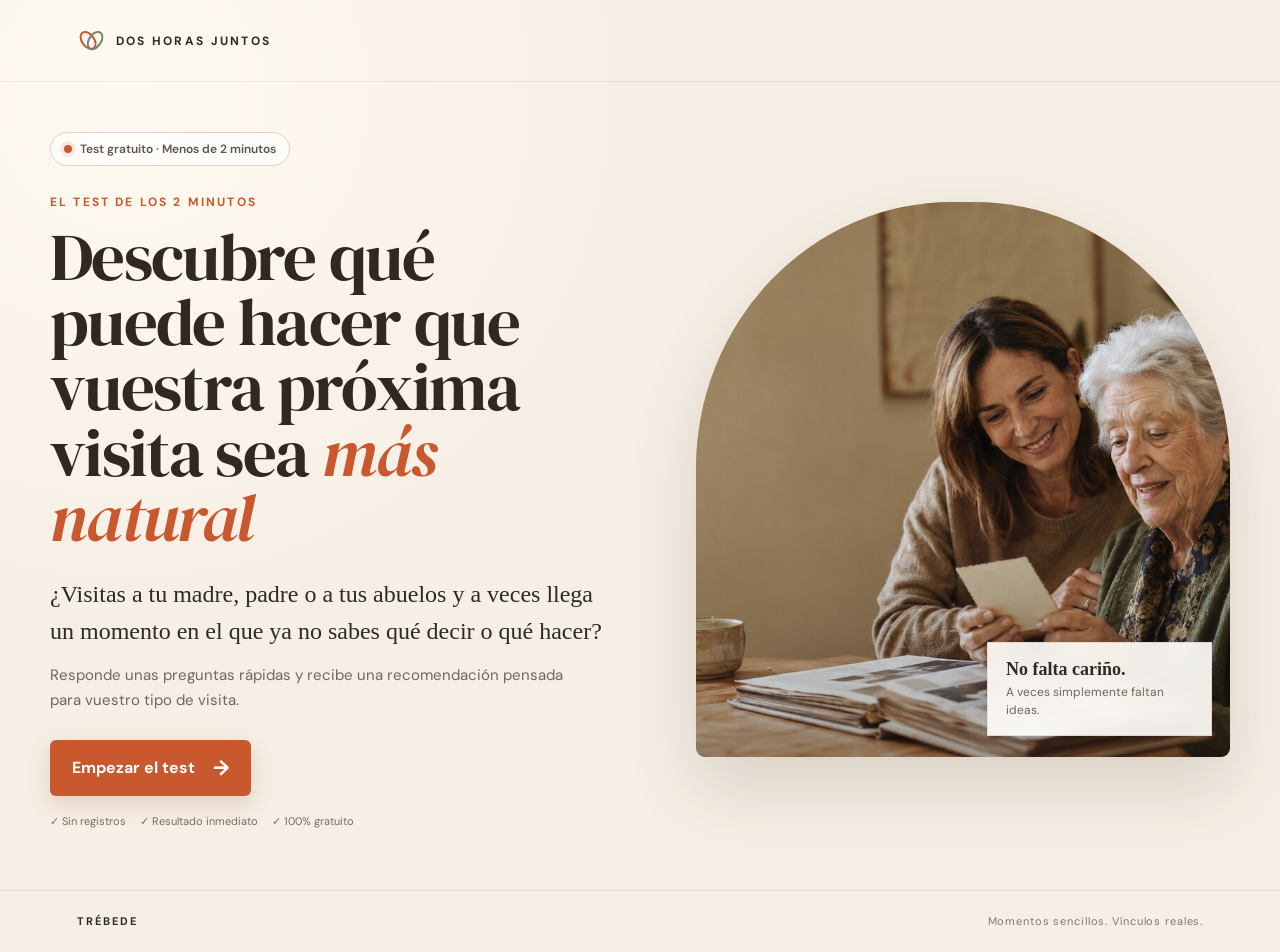
<file: quiz/index.html>
<!doctype html>
<html lang="es">
  <head>
    <meta charset="UTF-8" />
    <meta name="viewport" content="width=device-width, initial-scale=1.0" />
    <meta name="description" content="Descubre en menos de dos minutos qué puede hacer que vuestra próxima visita familiar sea más natural, cercana y agradable." />
    <meta name="theme-color" content="#f6efe5" />
    <meta property="og:title" content="¿Por qué algunas visitas se hacen tan largas?" />
    <meta property="og:description" content="Haz el test gratuito de 2 minutos y descubre qué puede cambiar vuestra próxima visita." />
    <meta property="og:image" content="https://dos-horas-juntos.vercel.app/quiz/og.png" />
    <link rel="preload" as="image" href="./hero-family.jpg" />
    <meta property="og:type" content="website" />
    <title>El Test de los 2 Minutos | Dos Horas Juntos</title>
    <link rel="preconnect" href="https://fonts.googleapis.com" />
    <link rel="preconnect" href="https://fonts.gstatic.com" crossorigin />
    <link href="https://fonts.googleapis.com/css2?family=DM+Sans:wght@400;500;600;700&family=DM+Serif+Display&display=swap" rel="stylesheet" />
    <link rel="stylesheet" href="./style.css" />
  </head>
  <body>
    <main id="app"></main>
    <script src="./main.js"></script>
  </body>
</html>
</file>
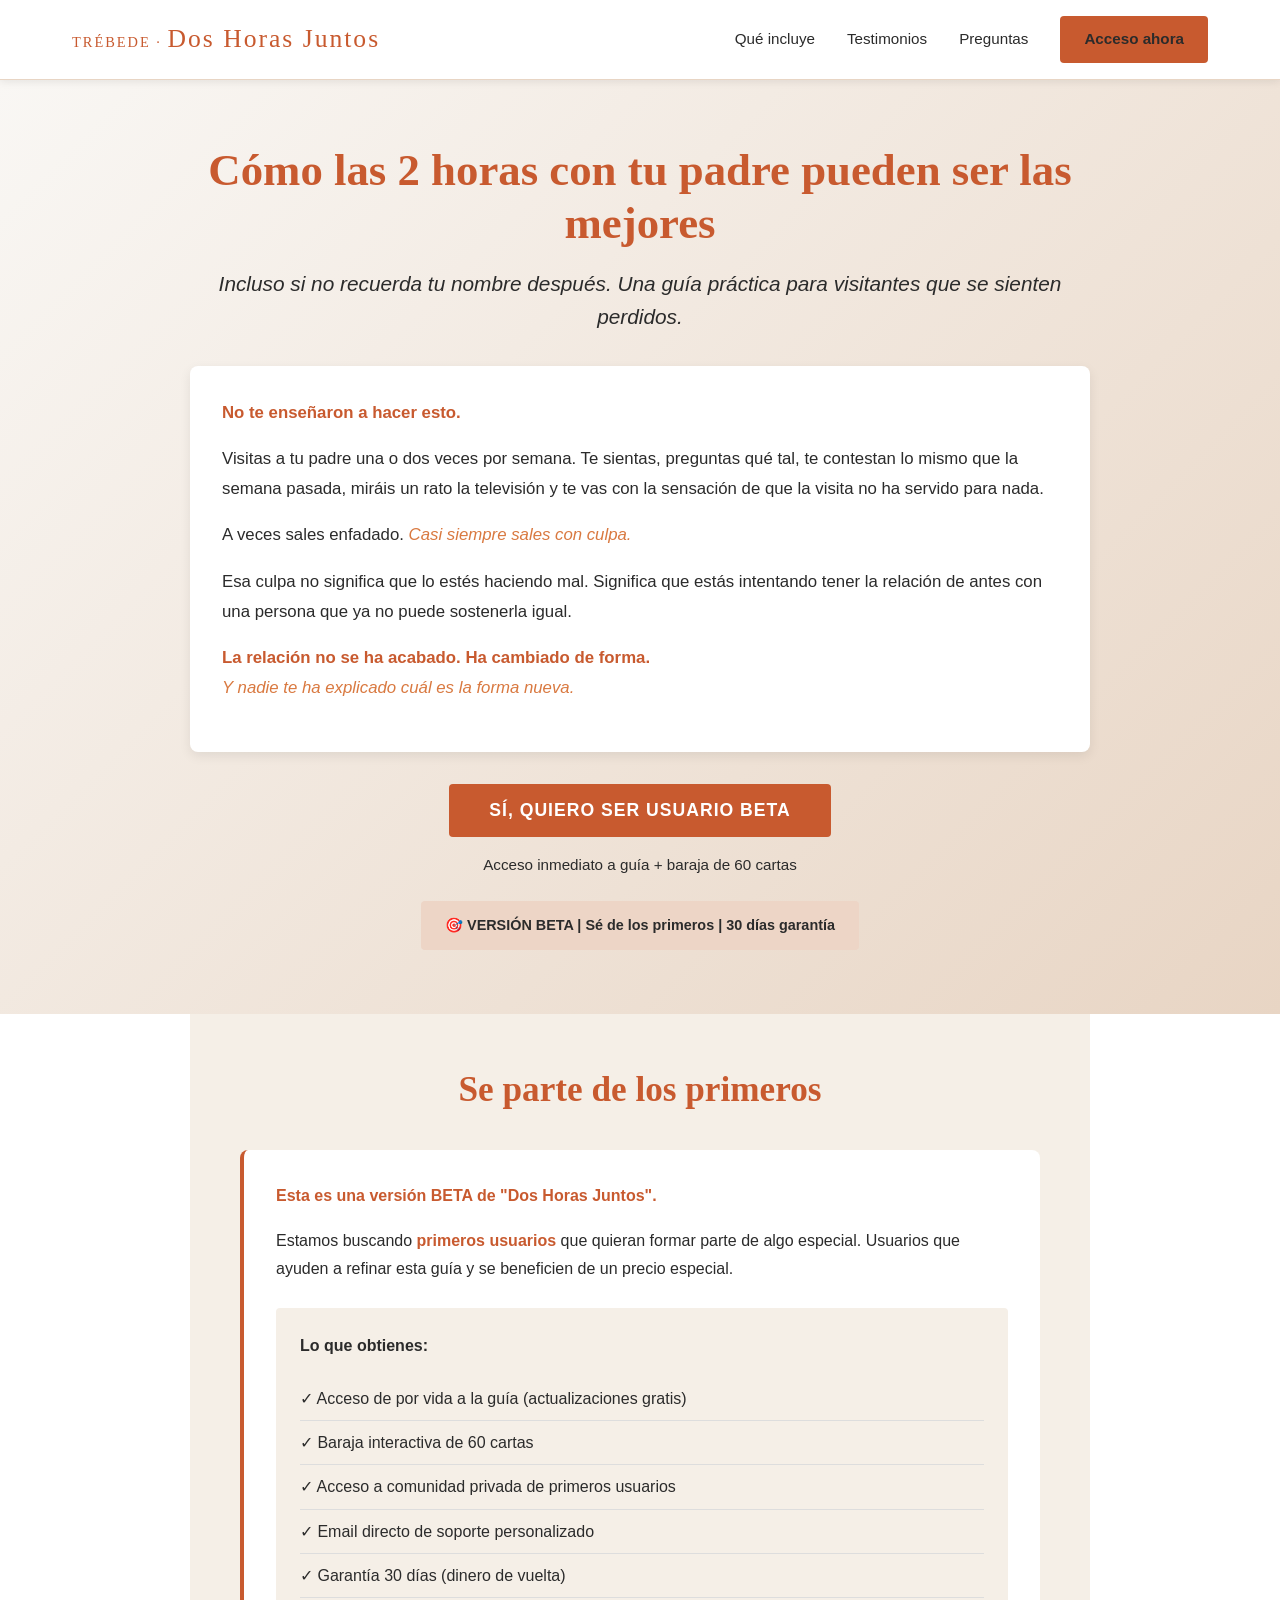
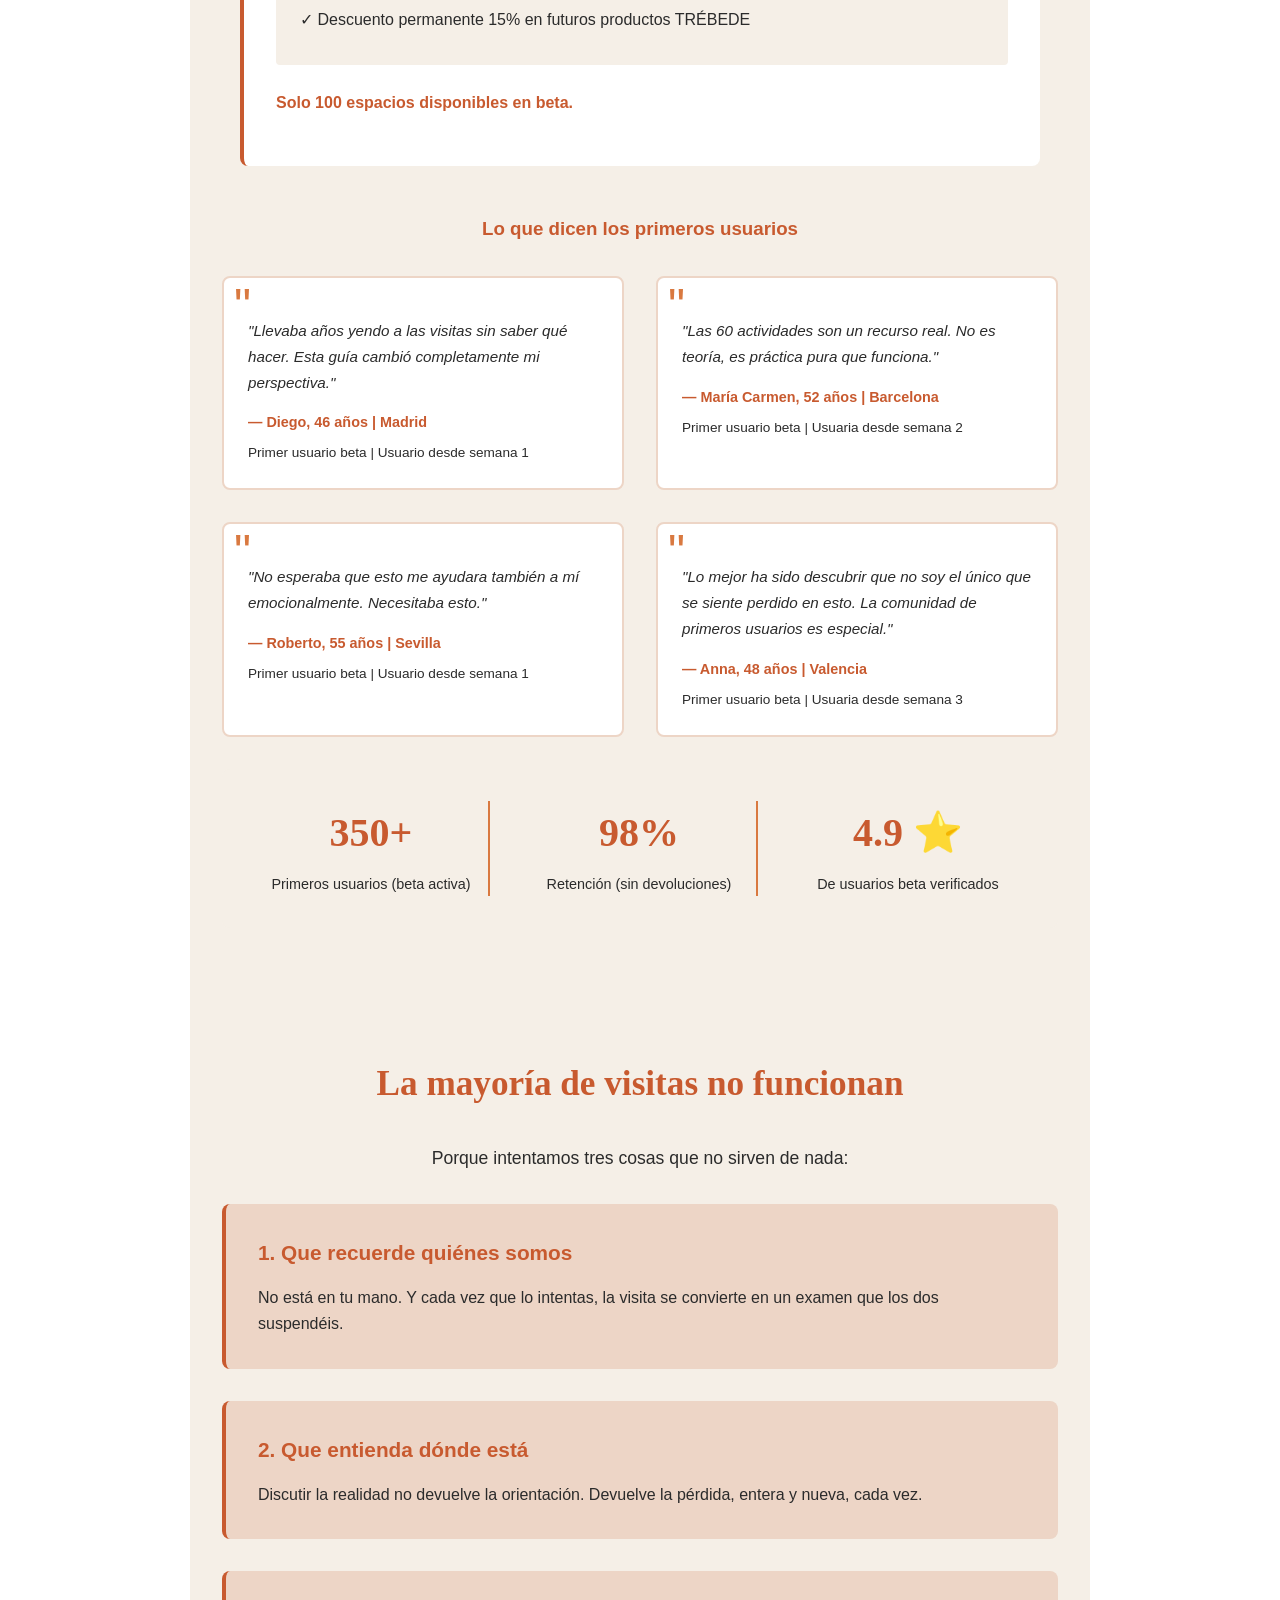
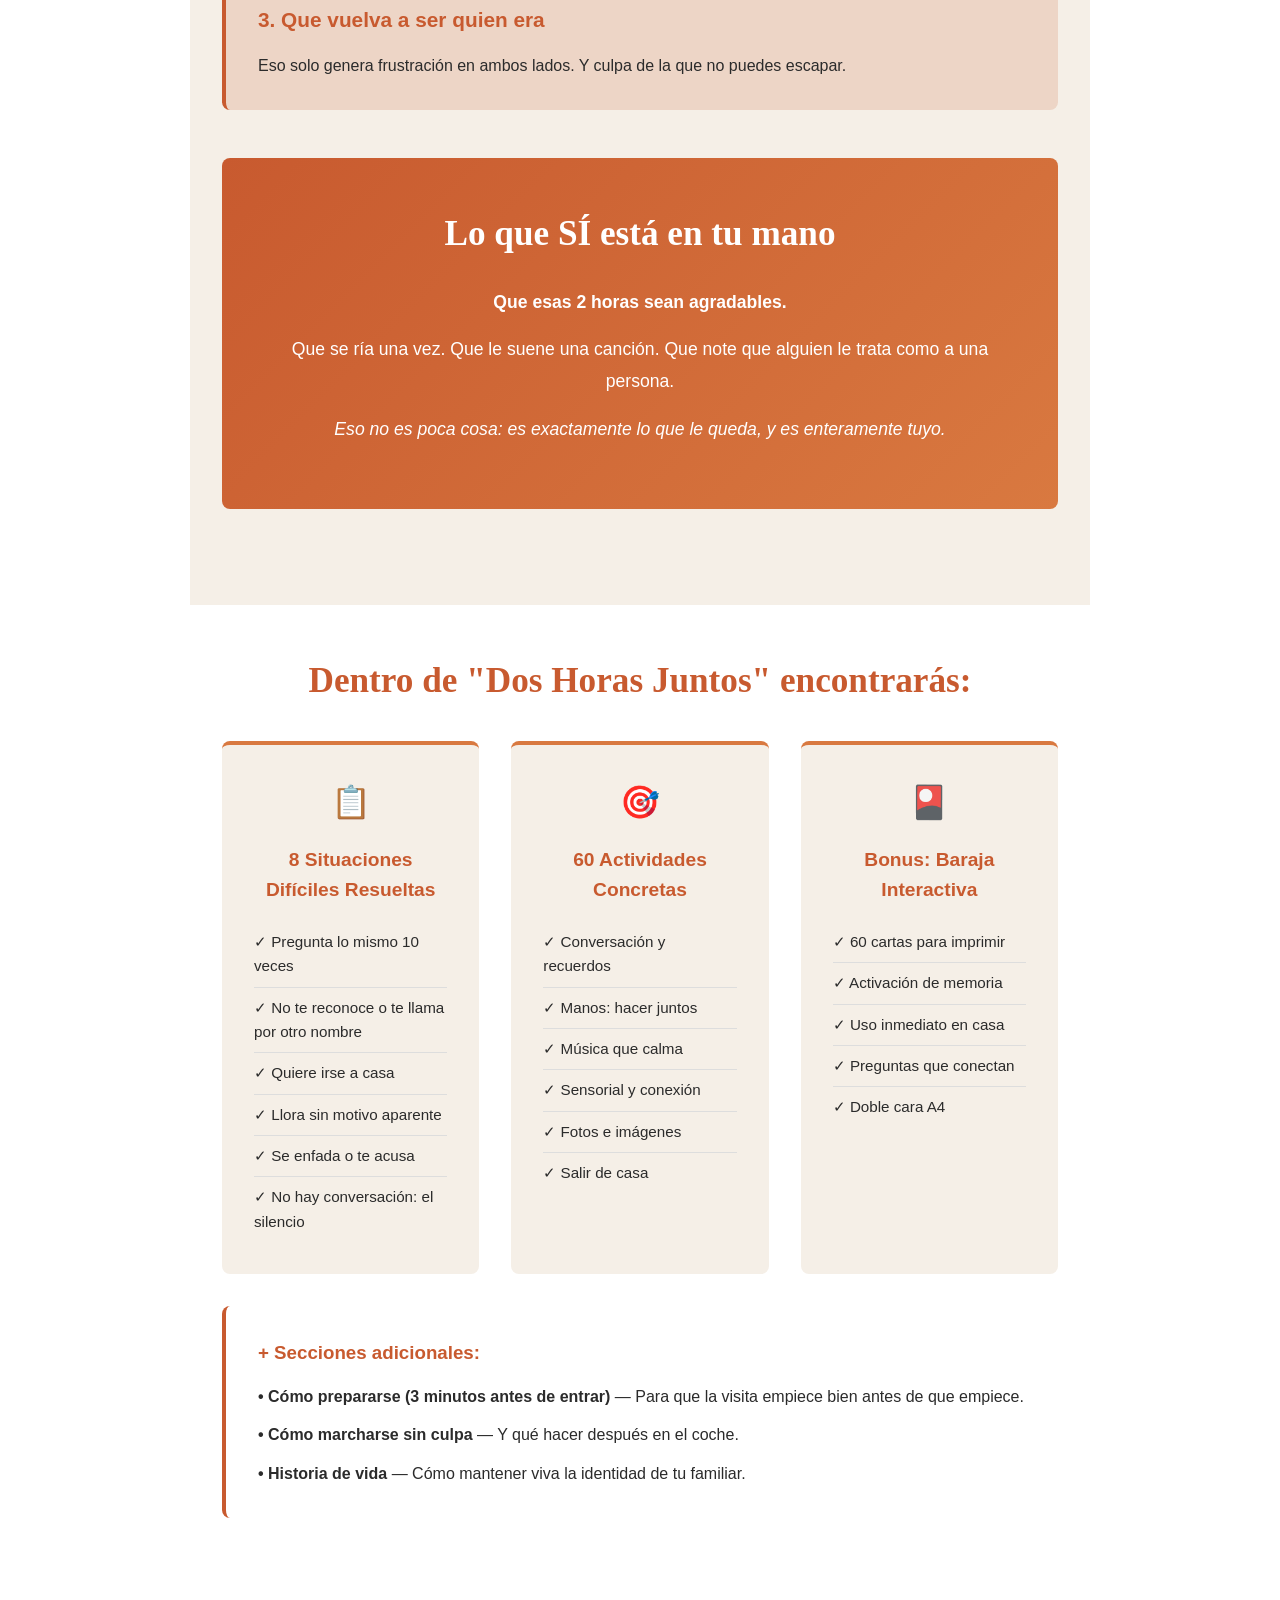
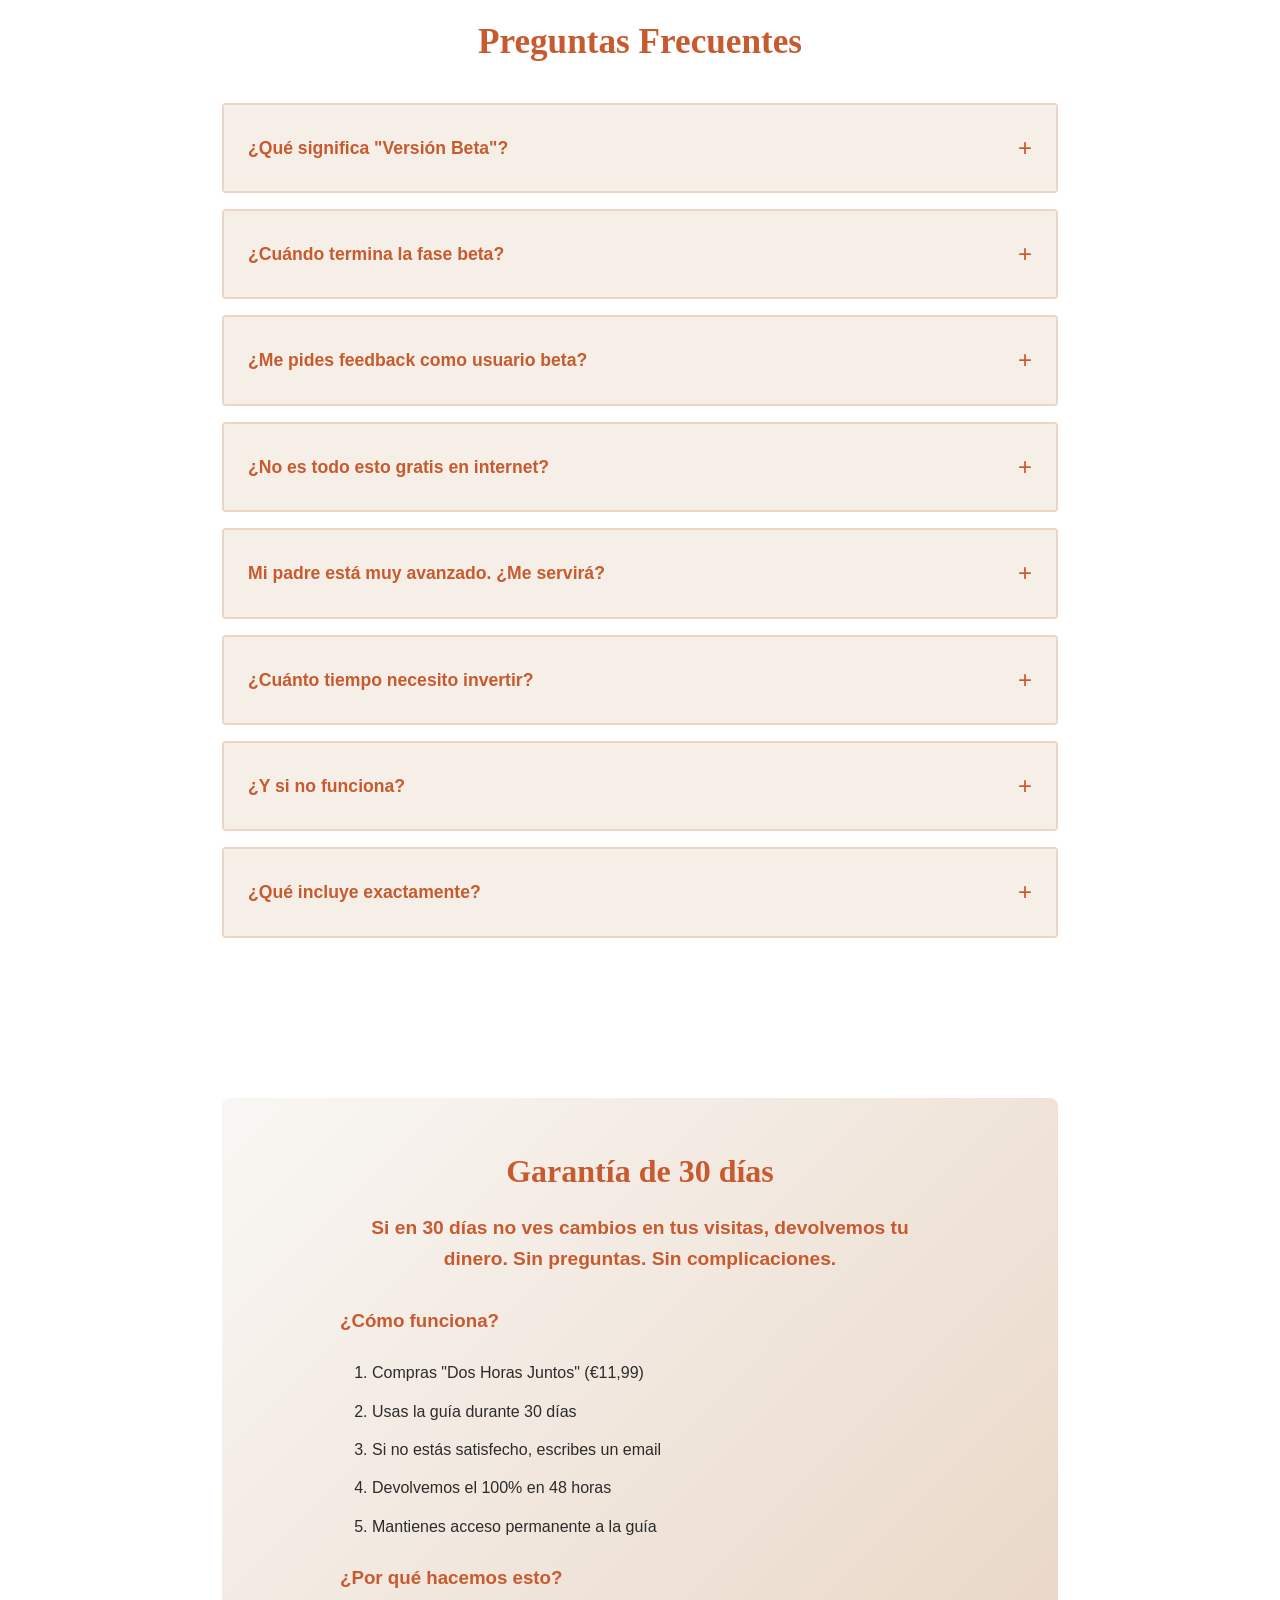
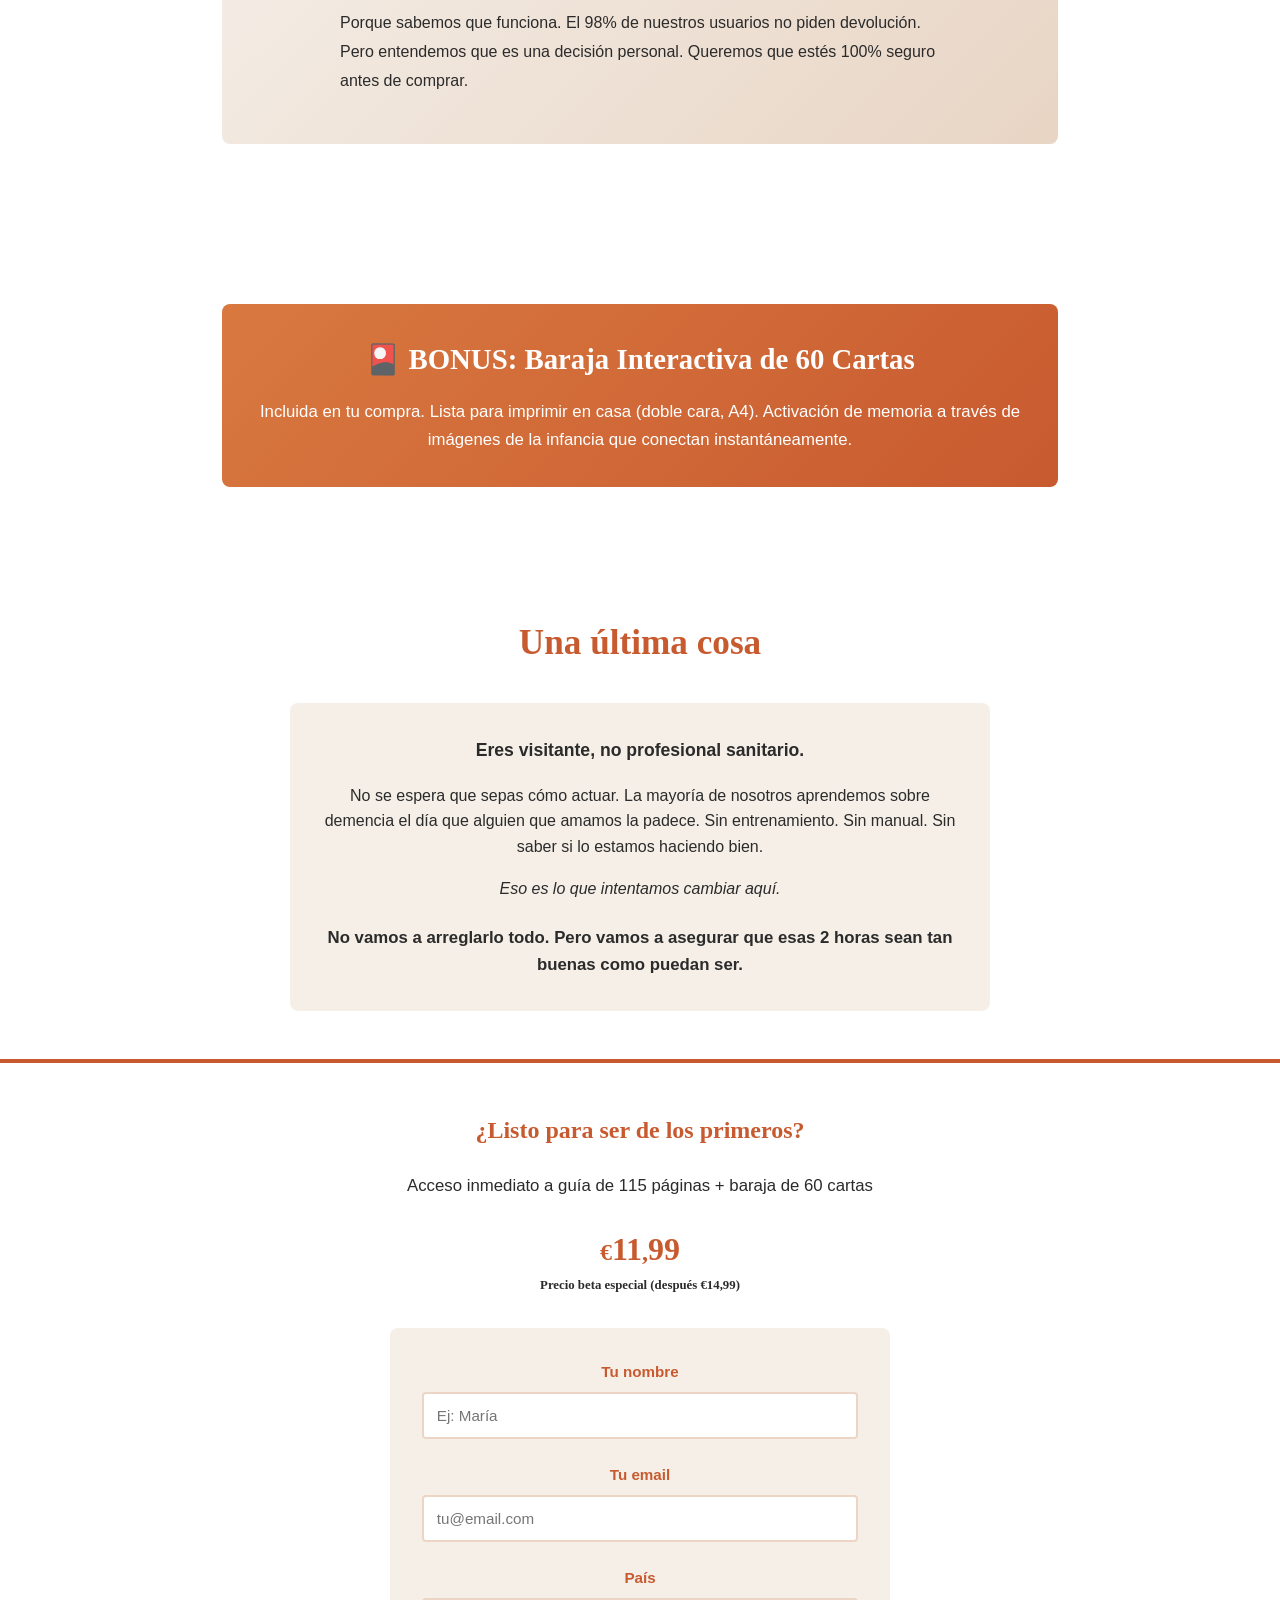
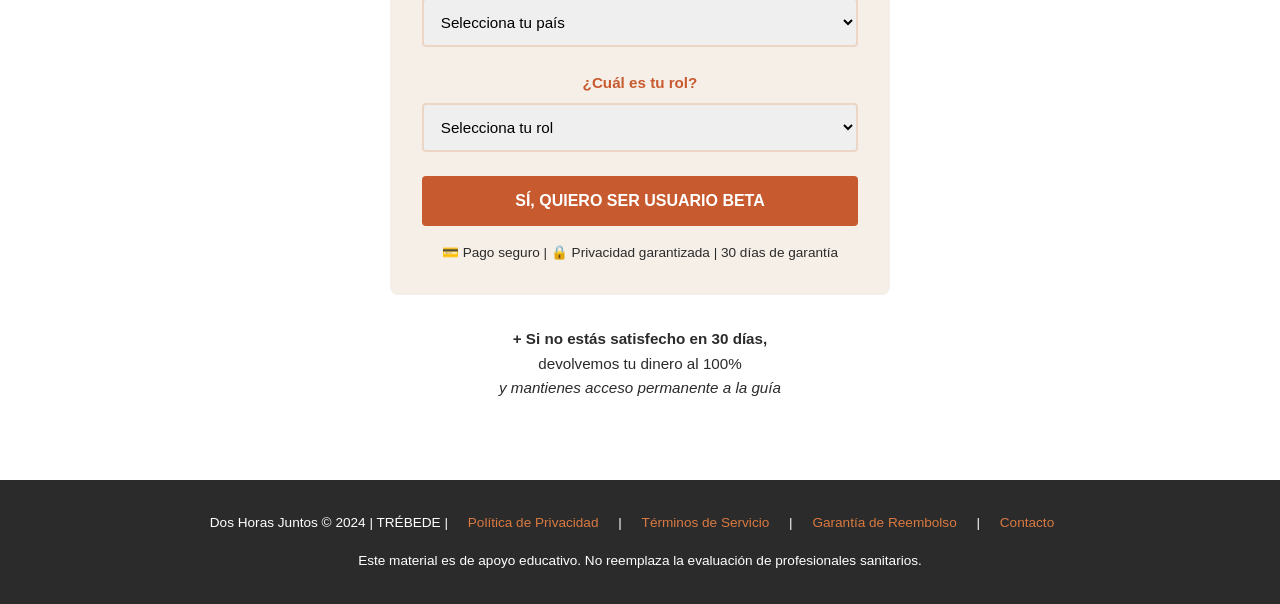
<file: LANDIN~2.HTM>
<!DOCTYPE html>
<html lang="es">
<head>
    <meta charset="UTF-8">
    <meta name="viewport" content="width=device-width, initial-scale=1.0">
    <title>Dos Horas Juntos - Guía para Visitas con Demencia</title>
    <meta name="description" content="Guía práctica para visitas a padres y madres con demencia. 60 actividades + 8 situaciones resueltas. Acceso de por vida.">

    <!-- Meta Pixel Code -->
    <script>
    !function(f,b,e,v,n,t,s)
    {if(f.fbq)return;n=f.fbq=function(){n.callMethod?
    n.callMethod.apply(n,arguments):n.queue.push(arguments)};
    if(!f._fbq)f._fbq=n;n.push=n;n.loaded=!0;n.version='2.0';
    n.queue=[];t=b.createElement(e);t.async=!0;
    t.src=v;s=b.getElementsByTagName(e)[0];
    s.parentNode.insertBefore(t,s)}(window, document,'script',
    'https://connect.facebook.net/en_US/fbevents.js');
    fbq('init', 'TU_PIXEL_ID_AQUI');
    fbq('track', 'PageView');
    </script>
    <noscript><img height="1" width="1" style="display:none"
    src="https://www.facebook.com/tr?id=TU_PIXEL_ID_AQUI&ev=PageView&noscript=1" /></noscript>
    <!-- End Meta Pixel Code -->

    <style>
        * {
            margin: 0;
            padding: 0;
            box-sizing: border-box;
        }

        :root {
            --color-primary: #C85A2F;
            --color-secondary: #D97940;
            --color-accent: #EDD5C6;
            --color-dark: #2B2B2B;
            --color-light: #F5EFE7;
            --color-error: #E8746B;
            --color-success: #7CB342;
            --font-primary: 'Georgia', 'Garamond', serif;
            --font-secondary: 'Segoe UI', Tahoma, Geneva, Verdana, sans-serif;
        }

        body {
            font-family: var(--font-secondary);
            color: var(--color-dark);
            line-height: 1.6;
            background-color: #FFFFFF;
        }

        header {
            position: sticky;
            top: 0;
            z-index: 100;
            background: white;
            border-bottom: 1px solid #E8D5C4;
            box-shadow: 0 2px 8px rgba(0,0,0,0.08);
        }

        .header-content {
            max-width: 1200px;
            margin: 0 auto;
            padding: 1rem 2rem;
            display: flex;
            justify-content: space-between;
            align-items: center;
        }

        .logo {
            font-family: var(--font-primary);
            font-size: 1.6rem;
            font-weight: normal;
            letter-spacing: 2px;
            color: var(--color-primary);
            text-decoration: none;
        }

        .logo::before {
            content: "TRÉBEDE · ";
            font-size: 0.9rem;
        }

        .header-nav {
            display: flex;
            gap: 2rem;
            align-items: center;
        }

        .header-nav a {
            text-decoration: none;
            color: var(--color-dark);
            font-size: 0.95rem;
            transition: color 0.3s;
        }

        .header-nav a:hover {
            color: var(--color-primary);
        }

        .cta-header {
            background: var(--color-primary);
            color: white;
            padding: 0.7rem 1.5rem;
            border-radius: 4px;
            text-decoration: none;
            font-weight: 600;
            transition: background 0.3s;
        }

        .cta-header:hover {
            background: var(--color-secondary);
        }

        .hero {
            background: linear-gradient(135deg, #F9F7F4 0%, #E8D5C4 100%);
            padding: 4rem 2rem;
            text-align: center;
        }

        .hero-container {
            max-width: 900px;
            margin: 0 auto;
        }

        .hero h1 {
            font-family: var(--font-primary);
            font-size: 2.8rem;
            color: var(--color-primary);
            margin-bottom: 1rem;
            line-height: 1.2;
        }

        .hero .subheadline {
            font-size: 1.3rem;
            color: var(--color-dark);
            margin-bottom: 2rem;
            font-style: italic;
        }

        .hook {
            background: white;
            padding: 2rem;
            border-radius: 8px;
            margin-bottom: 2rem;
            box-shadow: 0 4px 12px rgba(0,0,0,0.08);
            text-align: left;
        }

        .hook p {
            margin-bottom: 1rem;
            font-size: 1.05rem;
            line-height: 1.8;
        }

        .hook strong {
            color: var(--color-primary);
        }

        .hook em {
            color: var(--color-secondary);
        }

        .cta-primary {
            background: var(--color-primary);
            color: white;
            padding: 1rem 2.5rem;
            font-size: 1.1rem;
            border: none;
            border-radius: 4px;
            cursor: pointer;
            font-weight: 700;
            transition: all 0.3s;
            margin-bottom: 1rem;
            text-transform: uppercase;
            letter-spacing: 1px;
        }

        .cta-primary:hover {
            background: var(--color-secondary);
            transform: translateY(-2px);
            box-shadow: 0 6px 16px rgba(139, 115, 85, 0.3);
        }

        .subtext {
            color: var(--color-dark);
            font-size: 0.95rem;
            margin-bottom: 0.5rem;
        }

        .guarantee-badge {
            display: inline-block;
            background: var(--color-accent);
            padding: 0.8rem 1.5rem;
            border-radius: 4px;
            margin-top: 1rem;
            font-size: 0.9rem;
            font-weight: 600;
            color: var(--color-dark);
        }

        .section {
            max-width: 900px;
            margin: 0 auto;
            padding: 3rem 2rem;
        }

        .section h2 {
            font-family: var(--font-primary);
            font-size: 2.2rem;
            color: var(--color-primary);
            margin-bottom: 2rem;
            text-align: center;
        }

        .beta-box {
            max-width: 800px;
            margin: 2rem auto;
            background: white;
            padding: 2rem;
            border-radius: 8px;
            border-left: 4px solid var(--color-primary);
        }

        .beta-box p {
            color: var(--color-dark);
            line-height: 1.8;
            margin-bottom: 1rem;
        }

        .beta-box strong {
            color: var(--color-primary);
        }

        .beta-benefits {
            background: var(--color-light);
            padding: 1.5rem;
            border-radius: 4px;
            margin: 1.5rem 0;
        }

        .beta-benefits ul {
            list-style: none;
            color: var(--color-dark);
        }

        .beta-benefits li {
            padding: 0.5rem 0;
            border-bottom: 1px solid #DDD;
            line-height: 1.7;
        }

        .beta-benefits li:last-child {
            border-bottom: none;
        }

        .testimonials-grid {
            display: grid;
            grid-template-columns: repeat(auto-fit, minmax(280px, 1fr));
            gap: 2rem;
            margin: 2rem 0;
        }

        .testimonial {
            background: white;
            border: 2px solid var(--color-accent);
            padding: 1.5rem;
            border-radius: 8px;
            position: relative;
        }

        .testimonial::before {
            content: '"';
            font-size: 3rem;
            color: var(--color-secondary);
            position: absolute;
            top: -10px;
            left: 10px;
        }

        .testimonial-text {
            font-size: 0.95rem;
            margin: 1rem 0;
            font-style: italic;
            color: var(--color-dark);
            line-height: 1.7;
        }

        .testimonial-author {
            font-weight: 600;
            color: var(--color-primary);
            font-size: 0.9rem;
            margin-top: 1rem;
        }

        .testimonial-badge {
            font-size: 0.85rem;
            color: var(--color-dark);
            margin-top: 0.5rem;
        }

        .social-proof-stats {
            display: grid;
            grid-template-columns: repeat(3, 1fr);
            gap: 2rem;
            text-align: center;
            margin: 2rem 0;
            background: var(--color-light);
            padding: 2rem;
            border-radius: 8px;
        }

        .stat {
            border-right: 2px solid var(--color-secondary);
        }

        .stat:last-child {
            border-right: none;
        }

        .stat-number {
            font-size: 2.5rem;
            color: var(--color-primary);
            font-weight: bold;
            font-family: var(--font-primary);
        }

        .stat-label {
            color: var(--color-dark);
            font-size: 0.9rem;
            margin-top: 0.5rem;
        }

        .problem-grid {
            display: grid;
            grid-template-columns: 1fr;
            gap: 2rem;
            margin-top: 2rem;
        }

        .problem-item {
            background: var(--color-accent);
            padding: 2rem;
            border-radius: 8px;
            border-left: 4px solid var(--color-primary);
        }

        .problem-item h3 {
            color: var(--color-primary);
            margin-bottom: 1rem;
            font-size: 1.3rem;
        }

        .shift-box {
            background: linear-gradient(135deg, var(--color-primary) 0%, var(--color-secondary) 100%);
            color: white;
            padding: 3rem;
            border-radius: 8px;
            text-align: center;
            margin: 3rem auto;
        }

        .shift-box h2 {
            color: white;
            margin-bottom: 1.5rem;
        }

        .shift-box p {
            font-size: 1.1rem;
            line-height: 1.8;
            margin-bottom: 1rem;
        }

        .solution-grid {
            display: grid;
            grid-template-columns: repeat(auto-fit, minmax(250px, 1fr));
            gap: 2rem;
            margin: 2rem 0;
        }

        .solution-card {
            background: var(--color-light);
            padding: 2rem;
            border-radius: 8px;
            border-top: 4px solid var(--color-secondary);
            text-align: center;
        }

        .solution-card h3 {
            color: var(--color-primary);
            margin-bottom: 1rem;
            font-size: 1.2rem;
        }

        .solution-card ul {
            list-style: none;
            text-align: left;
            margin-top: 1rem;
        }

        .solution-card li {
            padding: 0.5rem 0;
            border-bottom: 1px solid #DDD;
            font-size: 0.95rem;
        }

        .solution-card li:last-child {
            border-bottom: none;
        }

        .accordion {
            margin: 2rem 0;
        }

        .accordion-item {
            background: white;
            border: 2px solid var(--color-accent);
            border-radius: 4px;
            margin-bottom: 1rem;
            overflow: hidden;
        }

        .accordion-header {
            background: var(--color-light);
            padding: 1.5rem;
            cursor: pointer;
            display: flex;
            justify-content: space-between;
            align-items: center;
            user-select: none;
            transition: background 0.3s;
        }

        .accordion-header:hover {
            background: var(--color-accent);
        }

        .accordion-header h3 {
            color: var(--color-primary);
            font-size: 1.1rem;
            margin: 0;
        }

        .accordion-toggle {
            font-size: 1.5rem;
            color: var(--color-primary);
            transition: transform 0.3s;
        }

        .accordion-item.active .accordion-toggle {
            transform: rotate(45deg);
        }

        .accordion-content {
            padding: 0 1.5rem;
            max-height: 0;
            overflow: hidden;
            transition: max-height 0.3s, padding 0.3s;
        }

        .accordion-item.active .accordion-content {
            max-height: 500px;
            padding: 1.5rem;
        }

        .accordion-content p {
            color: var(--color-dark);
            line-height: 1.8;
            margin-bottom: 1rem;
        }

        .guarantee-section {
            background: linear-gradient(135deg, #F9F7F4 0%, #E8D5C4 100%);
            padding: 3rem 2rem;
            border-radius: 8px;
            margin: 2rem 0;
            text-align: center;
        }

        .guarantee-box {
            max-width: 600px;
            margin: 0 auto;
        }

        .guarantee-box h2 {
            color: var(--color-primary);
            font-family: var(--font-primary);
            font-size: 2rem;
            margin-bottom: 1rem;
        }

        .guarantee-box .highlight {
            font-size: 1.2rem;
            color: var(--color-primary);
            font-weight: 600;
            margin-bottom: 2rem;
            line-height: 1.6;
        }

        .guarantee-box ol {
            text-align: left;
            margin: 1.5rem 0;
            padding-left: 2rem;
        }

        .guarantee-box li {
            margin-bottom: 0.8rem;
            color: var(--color-dark);
        }

        .cta-section {
            background: white;
            padding: 3rem 2rem;
            text-align: center;
            border-top: 4px solid var(--color-primary);
        }

        .cta-section h2 {
            font-family: var(--font-primary);
            color: var(--color-primary);
            margin-bottom: 1.5rem;
        }

        .price-display {
            font-family: var(--font-primary);
            font-size: 2rem;
            color: var(--color-primary);
            margin: 1rem 0;
            font-weight: bold;
        }

        .price-display .currency {
            font-size: 1.5rem;
        }

        .price-display .period {
            font-size: 0.8rem;
            color: var(--color-dark);
        }

        .form-container {
            background: var(--color-light);
            padding: 2rem;
            border-radius: 8px;
            margin: 2rem auto;
            max-width: 500px;
        }

        .form-group {
            margin-bottom: 1.5rem;
        }

        .form-group label {
            display: block;
            margin-bottom: 0.5rem;
            color: var(--color-primary);
            font-weight: 600;
            font-size: 0.95rem;
        }

        .form-group input,
        .form-group select {
            width: 100%;
            padding: 0.8rem;
            border: 2px solid var(--color-accent);
            border-radius: 4px;
            font-size: 0.95rem;
            font-family: var(--font-secondary);
            transition: border-color 0.3s;
        }

        .form-group input:focus,
        .form-group select:focus {
            outline: none;
            border-color: var(--color-primary);
        }

        .form-submit {
            width: 100%;
            background: var(--color-primary);
            color: white;
            padding: 1rem;
            border: none;
            border-radius: 4px;
            font-weight: 700;
            font-size: 1rem;
            cursor: pointer;
            text-transform: uppercase;
            transition: background 0.3s;
        }

        .form-submit:hover {
            background: var(--color-secondary);
        }

        .bonus-section {
            background: linear-gradient(135deg, var(--color-secondary) 0%, var(--color-primary) 100%);
            color: white;
            padding: 2rem;
            border-radius: 8px;
            text-align: center;
            margin: 2rem 0;
        }

        .bonus-section h3 {
            font-family: var(--font-primary);
            font-size: 1.8rem;
            margin-bottom: 1rem;
        }

        .bonus-section p {
            font-size: 1.05rem;
            line-height: 1.7;
        }

        footer {
            background: var(--color-dark);
            color: white;
            padding: 2rem;
            text-align: center;
            font-size: 0.85rem;
        }

        footer a {
            color: var(--color-secondary);
            text-decoration: none;
            margin: 0 1rem;
        }

        @media (max-width: 768px) {
            .hero h1 {
                font-size: 2rem;
            }

            .hero .subheadline {
                font-size: 1.1rem;
            }

            .section h2 {
                font-size: 1.8rem;
            }

            .header-nav {
                gap: 1rem;
                font-size: 0.85rem;
            }

            .social-proof-stats {
                grid-template-columns: 1fr;
            }

            .stat {
                border-right: none;
                border-bottom: 2px solid var(--color-secondary);
                padding-bottom: 1rem;
            }

            .stat:last-child {
                border-bottom: none;
            }
        }

        .container {
            max-width: 1200px;
            margin: 0 auto;
            padding: 0 2rem;
        }

        .margin-top {
            margin-top: 3rem;
        }

        .text-center {
            text-align: center;
        }
    </style>
</head>
<body>

    <!-- HEADER -->
    <header>
        <div class="header-content">
            <a href="#" class="logo">Dos Horas Juntos</a>
            <nav class="header-nav">
                <a href="#features">Qué incluye</a>
                <a href="#testimonials">Testimonios</a>
                <a href="#faq">Preguntas</a>
                <a href="#cta" class="cta-header">Acceso ahora</a>
            </nav>
        </div>
    </header>

    <!-- HERO SECTION -->
    <section class="hero">
        <div class="hero-container">
            <h1>Cómo las 2 horas con tu padre pueden ser las mejores</h1>
            <p class="subheadline">Incluso si no recuerda tu nombre después. Una guía práctica para visitantes que se sienten perdidos.</p>

            <div class="hook">
                <p><strong>No te enseñaron a hacer esto.</strong></p>
                <p>Visitas a tu padre una o dos veces por semana. Te sientas, preguntas qué tal, te contestan lo mismo que la semana pasada, miráis un rato la televisión y te vas con la sensación de que la visita no ha servido para nada.</p>
                <p>A veces sales enfadado. <em>Casi siempre sales con culpa.</em></p>
                <p>Esa culpa no significa que lo estés haciendo mal. Significa que estás intentando tener la relación de antes con una persona que ya no puede sostenerla igual.</p>
                <p><strong>La relación no se ha acabado. Ha cambiado de forma.</strong><br><em>Y nadie te ha explicado cuál es la forma nueva.</em></p>
            </div>

            <button class="cta-primary" onclick="document.getElementById('form').scrollIntoView({behavior: 'smooth'})">SÍ, QUIERO SER USUARIO BETA</button>
            <p class="subtext">Acceso inmediato a guía + baraja de 60 cartas</p>
            <div class="guarantee-badge">🎯 VERSIÓN BETA | Sé de los primeros | 30 días garantía</div>
        </div>
    </section>

    <!-- EARLY ADOPTERS SECTION -->
    <section class="section" id="testimonials" style="background: var(--color-light);">
        <h2>Se parte de los primeros</h2>

        <div class="beta-box">
            <p><strong>Esta es una versión BETA de "Dos Horas Juntos".</strong></p>
            <p>Estamos buscando <strong>primeros usuarios</strong> que quieran formar parte de algo especial. Usuarios que ayuden a refinar esta guía y se beneficien de un precio especial.</p>

            <div class="beta-benefits">
                <p style="font-weight: 600; margin-bottom: 1rem;">Lo que obtienes:</p>
                <ul>
                    <li>✓ Acceso de por vida a la guía (actualizaciones gratis)</li>
                    <li>✓ Baraja interactiva de 60 cartas</li>
                    <li>✓ Acceso a comunidad privada de primeros usuarios</li>
                    <li>✓ Email directo de soporte personalizado</li>
                    <li>✓ Garantía 30 días (dinero de vuelta)</li>
                    <li>✓ Descuento permanente 15% en futuros productos TRÉBEDE</li>
                </ul>
            </div>

            <p style="color: var(--color-primary); font-weight: 600; margin-top: 1.5rem;">
                Solo 100 espacios disponibles en beta.
            </p>
        </div>

        <!-- EARLY ADOPTERS TESTIMONIALS -->
        <div style="margin-top: 3rem;">
            <h3 style="color: var(--color-primary); text-align: center; margin-bottom: 2rem;">
                Lo que dicen los primeros usuarios
            </h3>

            <div class="testimonials-grid">
                <div class="testimonial">
                    <div class="testimonial-text">
                        "Llevaba años yendo a las visitas sin saber qué hacer. Esta guía cambió completamente mi perspectiva."
                    </div>
                    <div class="testimonial-author">— Diego, 46 años | Madrid</div>
                    <div class="testimonial-badge">Primer usuario beta | Usuario desde semana 1</div>
                </div>

                <div class="testimonial">
                    <div class="testimonial-text">
                        "Las 60 actividades son un recurso real. No es teoría, es práctica pura que funciona."
                    </div>
                    <div class="testimonial-author">— María Carmen, 52 años | Barcelona</div>
                    <div class="testimonial-badge">Primer usuario beta | Usuaria desde semana 2</div>
                </div>

                <div class="testimonial">
                    <div class="testimonial-text">
                        "No esperaba que esto me ayudara también a mí emocionalmente. Necesitaba esto."
                    </div>
                    <div class="testimonial-author">— Roberto, 55 años | Sevilla</div>
                    <div class="testimonial-badge">Primer usuario beta | Usuario desde semana 1</div>
                </div>

                <div class="testimonial">
                    <div class="testimonial-text">
                        "Lo mejor ha sido descubrir que no soy el único que se siente perdido en esto. La comunidad de primeros usuarios es especial."
                    </div>
                    <div class="testimonial-author">— Anna, 48 años | Valencia</div>
                    <div class="testimonial-badge">Primer usuario beta | Usuaria desde semana 3</div>
                </div>
            </div>
        </div>

        <!-- SOCIAL PROOF FOR BETA -->
        <div class="social-proof-stats" style="margin-top: 2rem;">
            <div class="stat">
                <div class="stat-number">350+</div>
                <div class="stat-label">Primeros usuarios (beta activa)</div>
            </div>
            <div class="stat">
                <div class="stat-number">98%</div>
                <div class="stat-label">Retención (sin devoluciones)</div>
            </div>
            <div class="stat">
                <div class="stat-number">4.9 ⭐</div>
                <div class="stat-label">De usuarios beta verificados</div>
            </div>
        </div>
    </section>

    <!-- PROBLEMA SECTION -->
    <section class="section" style="background: var(--color-light);">
        <h2>La mayoría de visitas no funcionan</h2>
        <p style="text-align: center; color: var(--color-dark); font-size: 1.1rem; margin-bottom: 2rem;">Porque intentamos tres cosas que no sirven de nada:</p>

        <div class="problem-grid">
            <div class="problem-item">
                <h3>1. Que recuerde quiénes somos</h3>
                <p>No está en tu mano. Y cada vez que lo intentas, la visita se convierte en un examen que los dos suspendéis.</p>
            </div>
            <div class="problem-item">
                <h3>2. Que entienda dónde está</h3>
                <p>Discutir la realidad no devuelve la orientación. Devuelve la pérdida, entera y nueva, cada vez.</p>
            </div>
            <div class="problem-item">
                <h3>3. Que vuelva a ser quien era</h3>
                <p>Eso solo genera frustración en ambos lados. Y culpa de la que no puedes escapar.</p>
            </div>
        </div>

        <div class="shift-box margin-top">
            <h2>Lo que SÍ está en tu mano</h2>
            <p><strong>Que esas 2 horas sean agradables.</strong></p>
            <p>Que se ría una vez. Que le suene una canción. Que note que alguien le trata como a una persona.</p>
            <p style="font-style: italic;">Eso no es poca cosa: es exactamente lo que le queda, y es enteramente tuyo.</p>
        </div>
    </section>

    <!-- SOLUTION SECTION -->
    <section class="section" id="features">
        <h2>Dentro de "Dos Horas Juntos" encontrarás:</h2>

        <div class="solution-grid">
            <div class="solution-card">
                <div style="font-size: 2rem; margin-bottom: 1rem;">📋</div>
                <h3>8 Situaciones Difíciles Resueltas</h3>
                <ul>
                    <li>✓ Pregunta lo mismo 10 veces</li>
                    <li>✓ No te reconoce o te llama por otro nombre</li>
                    <li>✓ Quiere irse a casa</li>
                    <li>✓ Llora sin motivo aparente</li>
                    <li>✓ Se enfada o te acusa</li>
                    <li>✓ No hay conversación: el silencio</li>
                </ul>
            </div>

            <div class="solution-card">
                <div style="font-size: 2rem; margin-bottom: 1rem;">🎯</div>
                <h3>60 Actividades Concretas</h3>
                <ul>
                    <li>✓ Conversación y recuerdos</li>
                    <li>✓ Manos: hacer juntos</li>
                    <li>✓ Música que calma</li>
                    <li>✓ Sensorial y conexión</li>
                    <li>✓ Fotos e imágenes</li>
                    <li>✓ Salir de casa</li>
                </ul>
            </div>

            <div class="solution-card">
                <div style="font-size: 2rem; margin-bottom: 1rem;">🎴</div>
                <h3>Bonus: Baraja Interactiva</h3>
                <ul>
                    <li>✓ 60 cartas para imprimir</li>
                    <li>✓ Activación de memoria</li>
                    <li>✓ Uso inmediato en casa</li>
                    <li>✓ Preguntas que conectan</li>
                    <li>✓ Doble cara A4</li>
                </ul>
            </div>
        </div>

        <div style="background: white; padding: 2rem; border-radius: 8px; margin-top: 2rem; border-left: 4px solid var(--color-primary);">
            <h3 style="color: var(--color-primary); margin-bottom: 1rem;">+ Secciones adicionales:</h3>
            <p><strong>• Cómo prepararse (3 minutos antes de entrar)</strong> — Para que la visita empiece bien antes de que empiece.</p>
            <p style="margin-top: 0.8rem;"><strong>• Cómo marcharse sin culpa</strong> — Y qué hacer después en el coche.</p>
            <p style="margin-top: 0.8rem;"><strong>• Historia de vida</strong> — Cómo mantener viva la identidad de tu familiar.</p>
        </div>
    </section>

    <!-- FAQ SECTION -->
    <section class="section" id="faq">
        <h2>Preguntas Frecuentes</h2>

        <div class="accordion">
            <div class="accordion-item">
                <div class="accordion-header" onclick="this.parentElement.classList.toggle('active')">
                    <h3>¿Qué significa "Versión Beta"?</h3>
                    <span class="accordion-toggle">+</span>
                </div>
                <div class="accordion-content">
                    <p>Beta significa que la guía está completa y funciona perfectamente, pero estamos en fase de refinamiento basada en feedback de primeros usuarios.</p>
                    <p>Como usuario beta, obtienes acceso de por vida + descuento permanente 15% en futuros productos TRÉBEDE.</p>
                </div>
            </div>

            <div class="accordion-item">
                <div class="accordion-header" onclick="this.parentElement.classList.toggle('active')">
                    <h3>¿Cuándo termina la fase beta?</h3>
                    <span class="accordion-toggle">+</span>
                </div>
                <div class="accordion-content">
                    <p>Planeamos cerrar beta a fin de mes (cuando alcancemos 100 usuarios).</p>
                    <p>Después, el precio subirá a €14,99 normal. Pero si eres beta, mantienes el precio especial + descuentos.</p>
                </div>
            </div>

            <div class="accordion-item">
                <div class="accordion-header" onclick="this.parentElement.classList.toggle('active')">
                    <h3>¿Me pides feedback como usuario beta?</h3>
                    <span class="accordion-toggle">+</span>
                </div>
                <div class="accordion-content">
                    <p>Opcionalmente. Si quieres compartir feedback (qué funcionó, qué no), tenemos un formulario. Pero no es obligatorio.</p>
                    <p>Algunos usuarios beta prefieren solo usar la guía. También está bien.</p>
                </div>
            </div>

            <div class="accordion-item">
                <div class="accordion-header" onclick="this.parentElement.classList.toggle('active')">
                    <h3>¿No es todo esto gratis en internet?</h3>
                    <span class="accordion-toggle">+</span>
                </div>
                <div class="accordion-content">
                    <p>No. Eso son artículos sueltos de gente que nunca ha cuidado a alguien con demencia.</p>
                    <p>Esto es una guía integrada basada en 5 años de trabajo directo con familias. Cada consejo está conectado. Cada actividad tiene instrucciones. Cada situación tiene una respuesta comprobada.</p>
                    <p>Es la diferencia entre leer 20 artículos sobre "cómo cocinar" y tener un recetario que funciona.</p>
                </div>
            </div>

            <div class="accordion-item">
                <div class="accordion-header" onclick="this.parentElement.classList.toggle('active')">
                    <h3>Mi padre está muy avanzado. ¿Me servirá?</h3>
                    <span class="accordion-toggle">+</span>
                </div>
                <div class="accordion-content">
                    <p>Especialmente entonces. La guía tiene estrategias que funcionan incluso cuando ya no hay conversación: música, sensorial, presencia física, ambiente.</p>
                    <p>La mayoría de actividades son adaptables a cualquier etapa y hay una sección completa dedicada a casos avanzados.</p>
                </div>
            </div>

            <div class="accordion-item">
                <div class="accordion-header" onclick="this.parentElement.classList.toggle('active')">
                    <h3>¿Cuánto tiempo necesito invertir?</h3>
                    <span class="accordion-toggle">+</span>
                </div>
                <div class="accordion-content">
                    <p><strong>Lectura:</strong> 1-2 semanas, 15 minutos al día. O salta directamente a la situación que necesitas resolver hoy.</p>
                    <p><strong>Actividades:</strong> 5-20 minutos cada una. Diseñadas para caber en una visita normal.</p>
                </div>
            </div>

            <div class="accordion-item">
                <div class="accordion-header" onclick="this.parentElement.classList.toggle('active')">
                    <h3>¿Y si no funciona?</h3>
                    <span class="accordion-toggle">+</span>
                </div>
                <div class="accordion-content">
                    <p>Garantía de 30 días sin preguntas. Si en 30 días no ves cambios en tus visitas, devolvemos el 100% de tu dinero.</p>
                    <p>Mantienes acceso permanente a toda la guía. Esperamos que esto no suceda, pero queremos que estés seguro.</p>
                </div>
            </div>

            <div class="accordion-item">
                <div class="accordion-header" onclick="this.parentElement.classList.toggle('active')">
                    <h3>¿Qué incluye exactamente?</h3>
                    <span class="accordion-toggle">+</span>
                </div>
                <div class="accordion-content">
                    <p>✓ Guía digital de 115 páginas (PDF)<br>
                    ✓ Baraja interactiva de 60 cartas (PDF para imprimir)<br>
                    ✓ Acceso de por vida a todas las actualizaciones<br>
                    ✓ Acceso a comunidad privada de cuidadores<br>
                    ✓ Email de soporte personalizado</p>
                </div>
            </div>
        </div>
    </section>

    <!-- GUARANTEE SECTION -->
    <section class="section">
        <div class="guarantee-section">
            <div class="guarantee-box">
                <h2>Garantía de 30 días</h2>
                <p class="highlight">Si en 30 días no ves cambios en tus visitas, devolvemos tu dinero. Sin preguntas. Sin complicaciones.</p>

                <div style="text-align: left;">
                    <h3 style="color: var(--color-primary); margin: 1.5rem 0 1rem;">¿Cómo funciona?</h3>
                    <ol style="color: var(--color-dark);">
                        <li>Compras "Dos Horas Juntos" (€11,99)</li>
                        <li>Usas la guía durante 30 días</li>
                        <li>Si no estás satisfecho, escribes un email</li>
                        <li>Devolvemos el 100% en 48 horas</li>
                        <li>Mantienes acceso permanente a la guía</li>
                    </ol>

                    <h3 style="color: var(--color-primary); margin: 1.5rem 0 1rem;">¿Por qué hacemos esto?</h3>
                    <p style="color: var(--color-dark); line-height: 1.8;">Porque sabemos que funciona. El 98% de nuestros usuarios no piden devolución. Pero entendemos que es una decisión personal. Queremos que estés 100% seguro antes de comprar.</p>
                </div>
            </div>
        </div>
    </section>

    <!-- BONUS SECTION -->
    <section class="section">
        <div class="bonus-section">
            <h3>🎴 BONUS: Baraja Interactiva de 60 Cartas</h3>
            <p>Incluida en tu compra. Lista para imprimir en casa (doble cara, A4). Activación de memoria a través de imágenes de la infancia que conectan instantáneamente.</p>
        </div>
    </section>

    <!-- FINAL SECTION -->
    <section class="section" style="text-align: center;">
        <h2>Una última cosa</h2>
        <div style="max-width: 700px; margin: 0 auto; background: var(--color-light); padding: 2rem; border-radius: 8px;">
            <p style="font-size: 1.1rem; line-height: 1.8; color: var(--color-dark);">
                <strong>Eres visitante, no profesional sanitario.</strong>
            </p>
            <p style="margin-top: 1rem;">No se espera que sepas cómo actuar. La mayoría de nosotros aprendemos sobre demencia el día que alguien que amamos la padece. Sin entrenamiento. Sin manual. Sin saber si lo estamos haciendo bien.</p>
            <p style="margin-top: 1rem;"><em>Eso es lo que intentamos cambiar aquí.</em></p>
            <p style="margin-top: 1.5rem; font-size: 1.05rem;"><strong>No vamos a arreglarlo todo. Pero vamos a asegurar que esas 2 horas sean tan buenas como puedan ser.</strong></p>
        </div>
    </section>

    <!-- CTA SECTION -->
    <section class="cta-section" id="cta">
        <div class="container">
            <h2>¿Listo para ser de los primeros?</h2>
            <p style="font-size: 1.05rem; margin-bottom: 1.5rem;">Acceso inmediato a guía de 115 páginas + baraja de 60 cartas</p>

            <div class="price-display">
                <span class="currency">€</span>11<span class="currency">,</span>99
                <div class="period">Precio beta especial (después €14,99)</div>
            </div>

            <form id="form" class="form-container" onsubmit="handleFormSubmit(event)">
                <div class="form-group">
                    <label for="name">Tu nombre</label>
                    <input type="text" id="name" name="name" required placeholder="Ej: María">
                </div>

                <div class="form-group">
                    <label for="email">Tu email</label>
                    <input type="email" id="email" name="email" required placeholder="tu@email.com">
                </div>

                <div class="form-group">
                    <label for="country">País</label>
                    <select id="country" name="country" required>
                        <option value="">Selecciona tu país</option>
                        <option value="españa">España</option>
                        <option value="méxico">México</option>
                        <option value="argentina">Argentina</option>
                        <option value="colombia">Colombia</option>
                        <option value="perú">Perú</option>
                        <option value="chile">Chile</option>
                        <option value="otro">Otro</option>
                    </select>
                </div>

                <div class="form-group">
                    <label for="role">¿Cuál es tu rol?</label>
                    <select id="role" name="role" required>
                        <option value="">Selecciona tu rol</option>
                        <option value="hijo">Hijo/a</option>
                        <option value="cuidador">Cuidador/a principal</option>
                        <option value="familia">Otro familiar</option>
                        <option value="profesional">Profesional sanitario</option>
                        <option value="otro">Otro</option>
                    </select>
                </div>

                <button type="submit" class="form-submit">SÍ, QUIERO SER USUARIO BETA</button>
                <p style="font-size: 0.85rem; color: var(--color-dark); margin-top: 1rem; text-align: center;">
                    💳 Pago seguro | 🔒 Privacidad garantizada | 30 días de garantía
                </p>
            </form>

            <div style="max-width: 600px; margin: 2rem auto; text-align: center;">
                <p style="color: var(--color-dark); font-size: 0.95rem;">
                    <strong>+ Si no estás satisfecho en 30 días,</strong><br>
                    devolvemos tu dinero al 100%<br>
                    <em>y mantienes acceso permanente a la guía</em>
                </p>
            </div>
        </div>
    </section>

    <!-- FOOTER -->
    <footer>
        <div class="container">
            <p>Dos Horas Juntos © 2024 | TRÉBEDE |
                <a href="#">Política de Privacidad</a> |
                <a href="#">Términos de Servicio</a> |
                <a href="#">Garantía de Reembolso</a> |
                <a href="mailto:support@doshorasjuntos.com">Contacto</a>
            </p>
            <p style="margin-top: 1rem;">Este material es de apoyo educativo. No reemplaza la evaluación de profesionales sanitarios.</p>
        </div>
    </footer>

    <script>
        document.querySelectorAll('.accordion-header').forEach(header => {
            header.addEventListener('click', function() {
                const item = this.parentElement;
                item.classList.toggle('active');
            });
        });

        function handleFormSubmit(event) {
            event.preventDefault();
            const name = document.getElementById('name').value;
            const email = document.getElementById('email').value;
            const country = document.getElementById('country').value;
            const role = document.getElementById('role').value;

            fbq('track', 'Lead');
            fbq('track', 'Purchase', {value: 11.99, currency: 'EUR'});

            alert(`¡Gracias ${name}! En breve recibirás un email en ${email} con tu acceso.`);
            document.getElementById('form').reset();
        }

        document.querySelectorAll('a[href^="#"]').forEach(anchor => {
            anchor.addEventListener('click', function (e) {
                e.preventDefault();
                const target = document.querySelector(this.getAttribute('href'));
                if (target) {
                    target.scrollIntoView({ behavior: 'smooth' });
                }
            });
        });
    </script>
</body>
</html>
</file>
<file: quiz/style.css>
:root {
  color: #2d2a26;
  background: #f6efe5;
  font-family: 'DM Sans', sans-serif;
  font-synthesis: none;
  text-rendering: optimizeLegibility;
  --cream: #f6efe5;
  --paper: #fffdf9;
  --ink: #2d2a26;
  --muted: #6f665c;
  --terracotta: #c9582e;
  --terracotta-dark: #a84423;
  --sage: #74836f;
  --line: #dfd3c5;
  --gold: #bd8b3d;
}

* { box-sizing: border-box; }
html { min-height: 100%; background: var(--cream); }
body { margin: 0; min-width: 320px; min-height: 100vh; background: radial-gradient(circle at 10% 10%, #fffaf1 0, transparent 35%), var(--cream); }
button, a { font: inherit; }
button { color: inherit; }
.page { width: 100%; min-height: 100vh; display: flex; flex-direction: column; overflow-x: hidden; }
.brand { height: 82px; padding: 0 clamp(22px, 6vw, 92px); display: flex; align-items: center; gap: 12px; font-size: 12px; font-weight: 700; letter-spacing: .19em; border-bottom: 1px solid rgba(74,59,45,.09); }
.brand-mark { position: relative; width: 27px; height: 27px; display: inline-block; }
.brand-mark i { position: absolute; width: 14px; height: 21px; border: 2px solid var(--terracotta); border-radius: 50% 50% 47% 53%; transform: rotate(-35deg); left: 4px; top: 3px; }
.brand-mark i:last-child { transform: rotate(35deg); left: 11px; border-color: var(--sage); }
footer { min-height: 62px; display: flex; align-items: center; justify-content: space-between; gap: 20px; padding: 18px clamp(22px, 6vw, 92px); border-top: 1px solid rgba(74,59,45,.09); color: #82786c; font-size: 11px; letter-spacing: .08em; }
footer span:first-child { color: var(--ink); font-weight: 700; letter-spacing: .18em; }

.welcome-grid { width: min(1180px, calc(100% - 44px)); margin: auto; padding: 50px 0 62px; display: grid; grid-template-columns: 1.02fr .98fr; align-items: center; gap: clamp(42px, 7vw, 94px); }
.welcome-copy { max-width: 620px; }
.pill { width: fit-content; display: flex; align-items: center; gap: 8px; padding: 8px 13px; background: rgba(255,255,255,.67); border: 1px solid var(--line); border-radius: 999px; color: #5d554c; font-size: 12px; font-weight: 600; }
.pill span { width: 8px; height: 8px; background: var(--terracotta); border-radius: 50%; box-shadow: 0 0 0 4px rgba(201,88,46,.11); }
.kicker { color: var(--terracotta); font-size: 12px; font-weight: 700; letter-spacing: .18em; margin: 28px 0 14px; }
h1, h2 { font-family: 'DM Serif Display', Georgia, serif; font-weight: 400; color: #302923; }
.welcome-copy h1 { font-size: clamp(44px, 5.2vw, 73px); line-height: .98; letter-spacing: -.025em; margin: 0 0 26px; }
h1 em, h2 em { font-style: italic; color: var(--terracotta); }
.lead { font-family: Georgia, serif; font-size: clamp(19px, 2vw, 24px); line-height: 1.52; margin: 0 0 14px; }
.support { max-width: 540px; color: var(--muted); font-size: 15px; line-height: 1.65; margin: 0 0 27px; }
.primary { border: 0; border-radius: 6px; background: var(--terracotta); color: #fff; padding: 17px 22px; min-height: 56px; display: inline-flex; justify-content: center; align-items: center; gap: 18px; font-weight: 700; text-decoration: none; cursor: pointer; box-shadow: 0 8px 22px rgba(151,60,28,.19); transition: transform .18s, background .18s, box-shadow .18s; }
.primary:hover { background: var(--terracotta-dark); transform: translateY(-2px); box-shadow: 0 11px 25px rgba(151,60,28,.24); }
.primary span { font-size: 21px; line-height: 0; }
.trust { display: flex; flex-wrap: wrap; gap: 14px; color: #766d63; font-size: 11px; margin-top: 18px; }
.hero-art { position: relative; width: 100%; height: 555px; min-height: 555px; isolation: isolate; background: #d7c0a1; border-radius: 48% 48% 9px 9px; overflow: hidden; box-shadow: 0 30px 70px rgba(70,51,35,.16); }
.hero-art img { position: absolute; z-index: 0; inset: 0; display: block; width: 100%; height: 100%; object-fit: cover; object-position: 62% center; }
.photo-wash { position: absolute; z-index: 1; inset: 0; background: linear-gradient(180deg, transparent 58%, rgba(42,31,22,.24)); pointer-events: none; }
.art-note { position: absolute; z-index: 3; bottom: 21px; right: 18px; width: 225px; padding: 16px 18px; background: rgba(255,253,249,.92); backdrop-filter: blur(8px); border: 1px solid rgba(83,67,54,.12); box-shadow: 0 15px 35px rgba(67,52,38,.12); }
.art-note strong, .art-note span { display: block; }
.art-note strong { font-family: Georgia, serif; font-size: 18px; margin-bottom: 3px; }
.art-note span { font-size: 12px; color: var(--muted); line-height: 1.5; }

.quiz-shell, .insight-shell, .loading-shell, .result-shell { flex: 1; width: min(900px, calc(100% - 38px)); margin: 0 auto; }
.progress-wrap { padding-top: 32px; }
.progress-copy { display: flex; justify-content: space-between; margin-bottom: 8px; color: #71675e; font-size: 11px; text-transform: uppercase; letter-spacing: .13em; }
.progress-copy strong { color: var(--terracotta); }
.progress-track { height: 4px; background: #ded2c5; overflow: hidden; }
.progress-track div { height: 100%; background: var(--terracotta); transition: width .35s ease; }
.back { border: 0; background: transparent; padding: 18px 0 10px; color: #7c7268; font-size: 13px; cursor: pointer; }
.back:hover { color: var(--ink); }
.question-card { width: min(720px, 100%); margin: 16px auto 22px; position: relative; }
.question-number { font-family: 'DM Serif Display', Georgia, serif; color: rgba(201,88,46,.16); position: absolute; right: 0; top: -15px; font-size: 74px; }
.question-card .kicker { margin: 0 0 12px; }
.question-card h2 { max-width: 670px; font-size: clamp(32px, 5vw, 48px); line-height: 1.08; margin: 0 0 30px; letter-spacing: -.015em; position: relative; }
.answers { display: grid; gap: 10px; }
.answer { width: 100%; min-height: 68px; display: grid; grid-template-columns: 42px 1fr 30px; align-items: center; gap: 12px; padding: 10px 16px; text-align: left; background: rgba(255,253,249,.86); border: 1px solid #dcd0c3; border-radius: 8px; cursor: pointer; font-size: 15px; transition: border .15s, transform .15s, background .15s; }
.answer:hover, .answer.selected { border-color: var(--terracotta); background: #fffaf5; transform: translateX(4px); }
.answer-icon { width: 38px; height: 38px; display: grid; place-items: center; border-radius: 50%; background: #efe5d9; color: var(--terracotta); font-family: Georgia, serif; font-size: 15px; }
.answer b { justify-self: end; color: var(--terracotta); font-size: 19px; }
.microcopy { text-align: center; color: #8b8177; font-size: 11px; padding-bottom: 30px; }

.insight-shell { display: flex; flex-direction: column; }
.insight-card { width: min(760px, 100%); margin: auto; padding: clamp(30px, 6vw, 67px); background: var(--paper); border: 1px solid #dfd2c4; box-shadow: 0 28px 80px rgba(73,53,36,.1); position: relative; overflow: hidden; }
.insight-mark { position: absolute; right: 35px; top: -25px; font-family: Georgia, serif; font-size: 160px; color: rgba(201,88,46,.1); }
.insight-card .kicker { margin: 0 0 10px; }
.insight-card h2 { font-size: clamp(36px, 5vw, 55px); line-height: 1.04; margin: 0 0 18px; max-width: 610px; }
.insight-card > p:not(.kicker):not(.emphasis) { font-family: Georgia, serif; font-size: 19px; line-height: 1.65; color: #51473f; max-width: 650px; }
.belief-shift { display: grid; grid-template-columns: 1fr auto 1fr; align-items: center; gap: 18px; margin: 30px 0; }
.belief-shift > div { padding: 17px; background: #f5ede3; min-height: 96px; }
.belief-shift > div:last-child { background: #edf0e9; }
.belief-shift small { display: block; font-size: 9px; font-weight: 700; letter-spacing: .15em; color: var(--terracotta); margin-bottom: 8px; }
.belief-shift span { font-family: Georgia, serif; line-height: 1.35; }
.belief-shift b { color: var(--terracotta); }
.emphasis { font-weight: 700; color: var(--sage); border-left: 3px solid var(--sage); padding-left: 16px; margin: 25px 0; }

.loading-shell { display: flex; flex-direction: column; align-items: center; justify-content: center; text-align: center; padding: 70px 0; }
.loader-ring { --progress: 0deg; width: 124px; height: 124px; border-radius: 50%; background: conic-gradient(var(--terracotta) var(--progress), #dfd4c7 0); display: grid; place-items: center; position: relative; }
.loader-ring::after { content: ''; position: absolute; width: 104px; height: 104px; background: var(--cream); border-radius: 50%; }
.loader-ring span { position: relative; z-index: 1; font-family: 'DM Serif Display', Georgia, serif; font-size: 28px; }
.loading-shell .kicker { margin-bottom: 9px; }
.loading-shell h2 { font-size: 43px; margin: 0 0 25px; }
.analysis-list { list-style: none; padding: 0; margin: 0; width: min(340px, 100%); text-align: left; }
.analysis-list li { display: flex; justify-content: space-between; padding: 10px 0; border-bottom: 1px solid #ddd1c5; color: #74695f; }
.analysis-list b { color: var(--sage); }

.result-shell { width: min(1080px, calc(100% - 38px)); padding: 48px 0 70px; }
.result-hero { max-width: 850px; margin: 0 auto 42px; text-align: center; }
.result-icon { width: 64px; height: 64px; margin: 0 auto; display: grid; place-items: center; color: #fff; background: var(--terracotta); border-radius: 50%; font-family: Georgia, serif; font-size: 26px; }
.result-hero.gold .result-icon { background: var(--gold); }
.result-hero.green .result-icon { background: var(--sage); }
.result-hero .kicker { margin: 18px 0 10px; }
.result-hero h1 { font-size: clamp(42px, 6vw, 66px); line-height: 1.02; margin: 0 0 18px; }
.result-hero > p:last-child { max-width: 730px; margin: 0 auto; color: #62584f; font-family: Georgia, serif; font-size: 19px; line-height: 1.65; }
.section-label { color: var(--terracotta); font-size: 11px; font-weight: 700; letter-spacing: .18em; }
.diagnosis { max-width: 830px; margin: 0 auto; text-align: center; }
.diagnosis h2 { font-size: clamp(32px, 4vw, 45px); line-height: 1.08; margin: 11px 0 20px; }
.diagnosis > p:not(.section-label) { color: #62584f; line-height: 1.7; }
.check-list { list-style: none; padding: 0; margin: 25px auto 0; display: inline-grid; gap: 12px; text-align: left; }
.check-list li { display: flex; gap: 12px; align-items: flex-start; }
.check-list span { color: var(--sage); font-weight: 700; }
.offers-section { margin-top: 55px; }
.offers-heading { max-width: 700px; margin: 0 auto 27px; text-align: center; }
.offers-heading h2 { font-size: clamp(30px, 4vw, 42px); margin: 7px 0 8px; }
.offers-heading > p:last-child { color: #6f655c; margin: 0; line-height: 1.55; }
.plans-grid { display: grid; grid-template-columns: repeat(2, minmax(0, 1fr)); gap: 22px; align-items: stretch; max-width: 920px; margin: 0 auto; }
.offer-card { background: var(--paper); border: 1px solid #d9cbbb; padding: 31px; box-shadow: 0 25px 70px rgba(73,53,36,.12); position: relative; }
.offer-card.is-recommended { border: 2px solid var(--sage); box-shadow: 0 28px 75px rgba(73,53,36,.17); }
.offer-label { margin: -31px -31px 24px; padding: 10px; text-align: center; background: #ded4c8; color: #62584f; font-size: 10px; font-weight: 700; letter-spacing: .12em; }
.is-recommended .offer-label { margin: -31px -31px 24px; background: var(--sage); color: white; }
.offer-card .small { margin: 0; color: #786e64; font-size: 12px; }
.offer-card h2 { font-size: 40px; margin: 3px 0 5px; }
.price { display: flex; align-items: center; gap: 11px; }
.price del { color: #8e8379; }
.price strong { font-family: 'DM Serif Display', Georgia, serif; font-size: 48px; color: var(--terracotta); }
.once { font-size: 11px; color: #81766c; margin: 0 0 20px; }
.offer-card ul { list-style: none; padding: 18px 0; margin: 0 0 20px; border-top: 1px solid #e4d9ce; border-bottom: 1px solid #e4d9ce; display: grid; gap: 10px; font-size: 13px; }
.offer-card li b { color: var(--sage); margin-right: 8px; }
.checkout { width: 100%; text-align: center; font-size: 14px; }
.secure { text-align: center; color: #786e64; font-size: 10px; margin-top: 12px; }
.why { margin: 55px auto 0; max-width: 810px; display: grid; grid-template-columns: 180px 1fr; gap: 25px; align-items: start; padding-top: 25px; border-top: 1px solid #d9cdbf; }
.why span { color: var(--terracotta); font-size: 10px; font-weight: 700; letter-spacing: .14em; }
.why p { margin: 0; font-family: Georgia, serif; line-height: 1.65; color: #62584f; }

@media (max-width: 820px) {
  .welcome-grid { grid-template-columns: 1fr; margin: 0 auto; padding-top: 34px; }
  .welcome-copy { max-width: 680px; }
  .hero-art { height: 390px; min-height: 390px; order: -1; }
  .plans-grid { grid-template-columns: 1fr; max-width: 520px; }
  .offer-card { width: min(500px, 100%); margin: 0 auto; }
}

@media (max-width: 560px) {
  .brand { height: 62px; padding: 0 18px; }
  .welcome-grid { width: calc(100% - 36px); padding: 34px 0 48px; }
  .hero-art { height: 300px; min-height: 300px; border-radius: 120px 120px 8px 8px; margin-bottom: 5px; }
  .hero-art img { object-position: 68% center; }
  .art-note { right: 10px; bottom: 10px; width: 205px; padding: 13px; }
  .welcome-copy h1 { font-size: 44px; }
  .lead { font-size: 19px; }
  .primary.start { width: 100%; }
  .trust { gap: 8px 13px; }
  .quiz-shell, .insight-shell, .loading-shell, .result-shell { width: calc(100% - 28px); }
  .progress-wrap { padding-top: 20px; }
  .question-card { margin-top: 10px; }
  .question-card h2 { font-size: 34px; margin-bottom: 24px; padding-right: 15px; }
  .question-number { font-size: 58px; top: -8px; }
  .answer { min-height: 62px; grid-template-columns: 36px 1fr 20px; padding: 8px 12px; font-size: 14px; }
  .answer-icon { width: 34px; height: 34px; }
  .insight-card { padding: 30px 22px; }
  .belief-shift { grid-template-columns: 1fr; }
  .belief-shift > b { transform: rotate(90deg); justify-self: center; }
  .insight-card .primary { width: 100%; }
  .result-shell { padding-top: 33px; }
  .result-hero h1 { font-size: 41px; }
  .result-hero > p:last-child { font-size: 17px; }
  .offer-card { padding: 24px 20px; }
  .offer-label, .is-recommended .offer-label { margin: -24px -20px 22px; }
  .why { grid-template-columns: 1fr; gap: 8px; }
  footer { align-items: flex-start; flex-direction: column; gap: 7px; padding: 18px; }
}

@media (prefers-reduced-motion: reduce) {
  *, *::before, *::after { scroll-behavior: auto !important; transition: none !important; }
}
</file>
